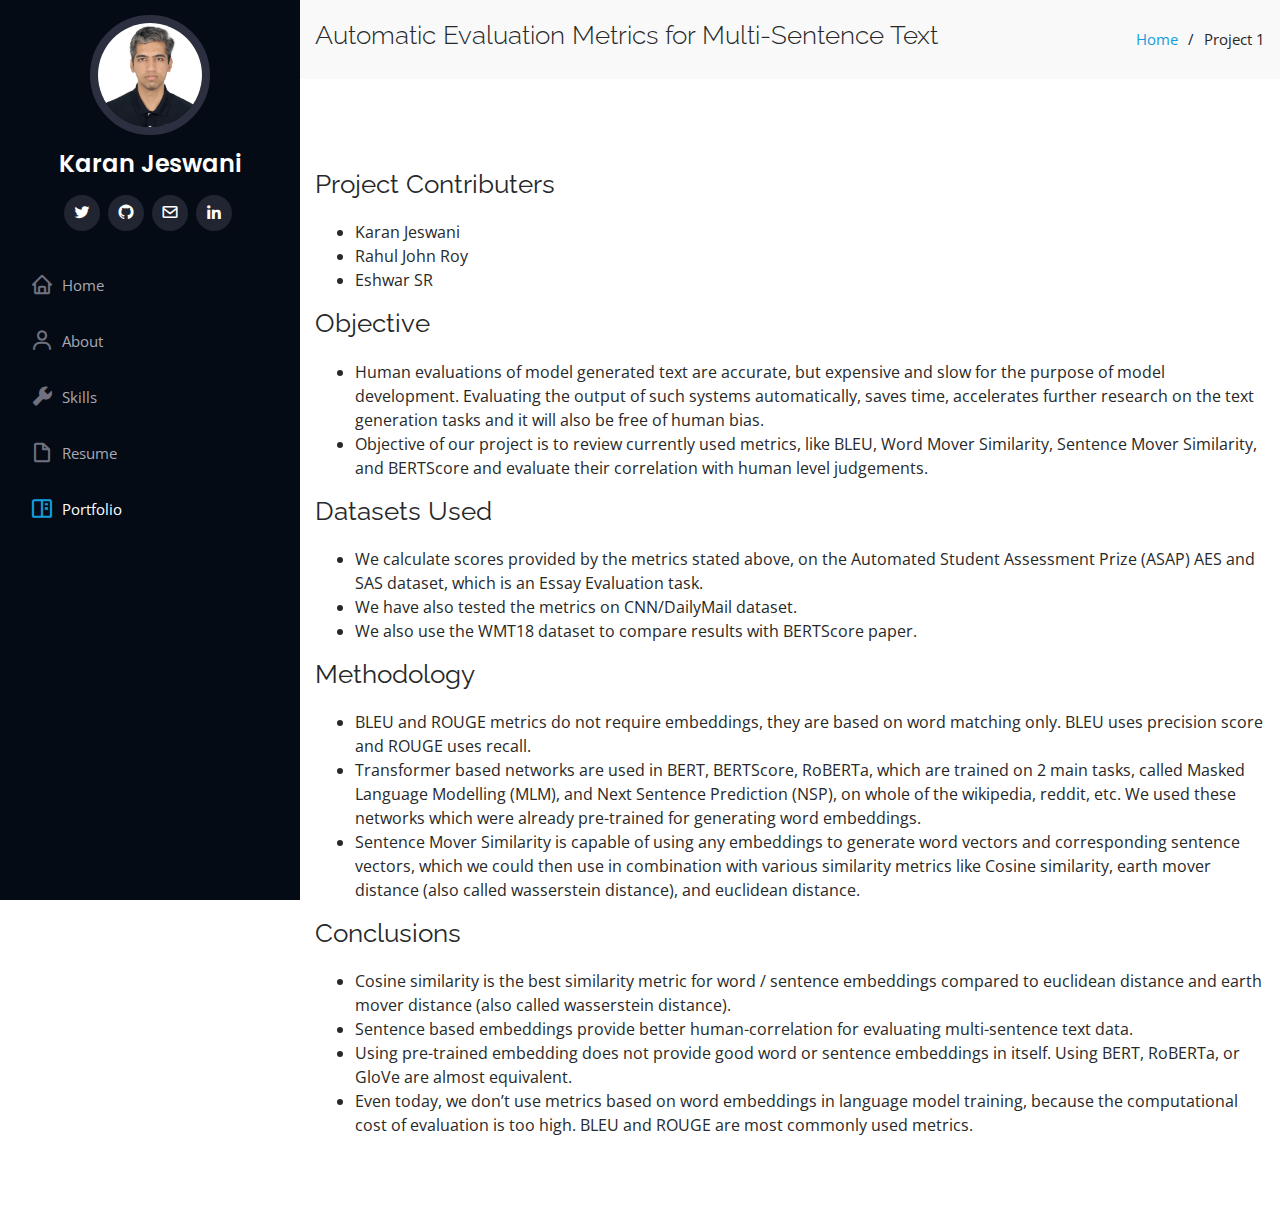
<file: automatic-evaluation-metric.html>
<!DOCTYPE html>
<html lang="en">

<head>
  <meta charset="utf-8">
  <meta content="width=device-width, initial-scale=1.0" name="viewport">

  <title>Automatic Evaluation Metric For Multi-Sentence Text</title>
  <meta content="" name="description">
  <meta content="" name="keywords">

  <!-- Favicons -->
  <link href="assets/img/favicon.png" rel="icon">
  <link href="assets/img/apple-touch-icon.png" rel="apple-touch-icon">

  <!-- Google Fonts -->
  <link href="https://fonts.googleapis.com/css?family=Open+Sans:300,300i,400,400i,600,600i,700,700i|Raleway:300,300i,400,400i,500,500i,600,600i,700,700i|Poppins:300,300i,400,400i,500,500i,600,600i,700,700i" rel="stylesheet">

  <!-- Vendor CSS Files -->
  <link href="assets/vendor/bootstrap/css/bootstrap.min.css" rel="stylesheet">
  <link href="assets/vendor/icofont/icofont.min.css" rel="stylesheet">
  <link href="assets/vendor/boxicons/css/boxicons.min.css" rel="stylesheet">
  <link href="assets/vendor/venobox/venobox.css" rel="stylesheet">
  <link href="assets/vendor/owl.carousel/assets/owl.carousel.min.css" rel="stylesheet">
  <link href="assets/vendor/aos/aos.css" rel="stylesheet">

  <!-- Template Main CSS File -->
  <link href="assets/css/style.css" rel="stylesheet">

  <!-- =======================================================
  * Template Name: iPortfolio - v1.4.0
  * Template URL: https://bootstrapmade.com/iportfolio-bootstrap-portfolio-websites-template/
  * Author: BootstrapMade.com
  * License: https://bootstrapmade.com/license/
  ======================================================== -->
</head>

<body>

  <!-- ======= Mobile nav toggle button ======= -->
  <button type="button" class="mobile-nav-toggle d-xl-none"><i class="icofont-navigation-menu"></i></button>

  <!-- ======= Header ======= -->
  <header id="header">
    <div class="d-flex flex-column">

      <div class="profile">
        <img src="assets/img/profile-img.jpg" alt="" class="img-fluid rounded-circle">
        <h1 class="text-light"><a href="index.html">Karan Jeswani</a></h1>
        <div class="social-links mt-3 text-center">
          <a href="https://twitter.com/karanjeswani306" target="_blank" class="twitter"><i class="bx bxl-twitter"></i></a>
          <a href="https://github.com/codewithkaranjeswani" target="_blank" class="github"><i class="bx bxl-github"></i></a>
          <a href="mailto:karanjeswani@iisc.ac.in" target="_blank" class="twitter"><i class="bx bx-envelope"></i></a>
          <a href="https://www.linkedin.com/in/karanjeswani/" target="_blank" class="mail"><i class="bx bxl-linkedin"></i></a>
        </div>
      </div>

      <nav class="nav-menu">
        <ul>
          <li><a href="index.html"><i class="bx bx-home"></i> <span>Home</span></a></li>
          <li><a href="index.html#about"><i class="bx bx-user"></i> <span>About</span></a></li>
          <li><a href="index.html#skills"><i class="bx bxs-wrench"></i> <span>Skills</span></a></li>
          <li><a href="index.html#resume"><i class="bx bx-file-blank"></i> <span>Resume</span></a></li>
          <li class="active"><a href="index.html#portfolio"><i class="bx bx-book-content"></i> Portfolio</a></li>
        </ul>
      </nav><!-- .nav-menu -->
      <button type="button" class="mobile-nav-toggle d-xl-none"><i class="icofont-navigation-menu"></i></button>

    </div>
  </header><!-- End Header -->

  <main id="main">

    <!-- ======= Breadcrumbs ======= -->
    <section id="breadcrumbs" class="breadcrumbs">
      <div class="container">

        <div class="d-flex justify-content-between align-items-center">
          <h2>Automatic Evaluation Metrics for Multi-Sentence Text</h2>
          <ol>
            <li><a href="index.html">Home</a></li>
            <li>Project 1</li>
          </ol>
        </div>

      </div>
    </section><!-- End Breadcrumbs -->

    <!-- ======= Portfolio Details Section ======= -->
    <section id="portfolio-details" class="portfolio-details">
      <div class="container">

        <div class="portfolio-details-container">

          <!-- <div class="owl-carousel portfolio-details-carousel">
            <img src="assets/img/portfolio-details-1.jpg" class="img-fluid" alt="">
            <img src="assets/img/portfolio-details-2.jpg" class="img-fluid" alt="">
            <img src="assets/img/portfolio-details-3.jpg" class="img-fluid" alt="">
          </div> -->

          <!-- <div class="portfolio-info">
            
          </div> -->

        </div>

        <div class="portfolio-description">

          <h2>Project Contributers</h2>
            <ul>
              <li>Karan Jeswani</li>
              <li>Rahul John Roy</li>
              <li>Eshwar SR</li>
            </ul>

          <h2>Objective</h2>
          <p>
            <ul>
              <li>
                Human evaluations of model generated text are accurate, but expensive and slow for the purpose of model development. Evaluating the output of such systems automatically, saves time, accelerates further research on the text generation tasks and it will also be free of human bias.
              </li>
              <li>
                Objective of our project is to review currently used metrics, like BLEU, Word Mover Similarity, Sentence Mover Similarity, and BERTScore and evaluate their correlation with human level judgements.
              </li>
            </ul>
          </p>

          <h2>Datasets Used</h2>
          <p>
            <ul>
              <li>
                We calculate scores provided by the metrics stated above, on the Automated Student Assessment Prize (ASAP) AES and SAS dataset, which is an Essay Evaluation task.
              </li>
              <li>
                We have also tested the metrics on CNN/DailyMail dataset.
              </li>
              <li>
                We also use the WMT18 dataset to compare results with BERTScore paper.
              </li>
            </ul>
          </p>

          <h2>Methodology</h2>
          <p>
            <ul>
              <li>
                BLEU and ROUGE metrics do not require embeddings, they are based on word matching only. BLEU uses precision score and ROUGE uses recall.
              </li>
              <li>
                Transformer based networks are used in BERT, BERTScore, RoBERTa, which are trained on 2 main tasks, called Masked Language Modelling (MLM), and Next Sentence Prediction (NSP), on whole of the wikipedia, reddit, etc. We used these networks which were already pre-trained for generating word embeddings.
              </li>
              <li>
                Sentence Mover Similarity is capable of using any embeddings to generate word vectors and corresponding sentence vectors, which we could then use in combination with various similarity metrics like Cosine similarity, earth mover distance (also called wasserstein distance), and euclidean distance.
              </li>
            </ul>
          </p>

          <h2>Conclusions</h2>
          <p>
            <ul>
              <li>
                Cosine similarity is the best similarity metric for word / sentence embeddings compared to euclidean distance and earth mover distance (also called wasserstein distance).
              </li>
              <li>
                Sentence based embeddings provide better human-correlation for evaluating multi-sentence text data.
              </li>
              <li>
                Using pre-trained embedding does not provide good word or sentence embeddings in itself. Using BERT, RoBERTa, or GloVe are almost equivalent.
              </li>
              <li>
                Even today, we don’t use metrics based on word embeddings in language model training, because the computational cost of evaluation is too high. BLEU and ROUGE are most commonly used metrics.
              </li>
            </ul>
          </p>

        </div>

      </div>
    </section><!-- End Portfolio Details Section -->

  </main><!-- End #main -->

  <!-- ======= Footer ======= -->
  <footer id="footer">
    <div class="container">
      <!-- <div class="copyright">
        &copy; Copyright <strong><span>iPortfolio</span></strong>
      </div> -->
      <!-- <div class="credits"> -->
        <!-- All the links in the footer should remain intact. -->
        <!-- You can delete the links only if you purchased the pro version. -->
        <!-- Licensing information: https://bootstrapmade.com/license/ -->
        <!-- Purchase the pro version with working PHP/AJAX contact form: https://bootstrapmade.com/iportfolio-bootstrap-portfolio-websites-template/ -->
        <!-- Designed by <a href="https://bootstrapmade.com/">BootstrapMade</a>
      </div> -->
    </div>
  </footer><!-- End  Footer -->

  <a href="#" class="back-to-top"><i class="icofont-simple-up"></i></a>

  <!-- Vendor JS Files -->
  <script src="assets/vendor/jquery/jquery.min.js"></script>
  <script src="assets/vendor/bootstrap/js/bootstrap.bundle.min.js"></script>
  <script src="assets/vendor/jquery.easing/jquery.easing.min.js"></script>
  <script src="assets/vendor/php-email-form/validate.js"></script>
  <script src="assets/vendor/waypoints/jquery.waypoints.min.js"></script>
  <script src="assets/vendor/counterup/counterup.min.js"></script>
  <script src="assets/vendor/isotope-layout/isotope.pkgd.min.js"></script>
  <script src="assets/vendor/venobox/venobox.min.js"></script>
  <script src="assets/vendor/owl.carousel/owl.carousel.min.js"></script>
  <script src="assets/vendor/typed.js/typed.min.js"></script>
  <script src="assets/vendor/aos/aos.js"></script>

  <!-- Template Main JS File -->
  <script src="assets/js/main.js"></script>

</body>

</html>
</file>
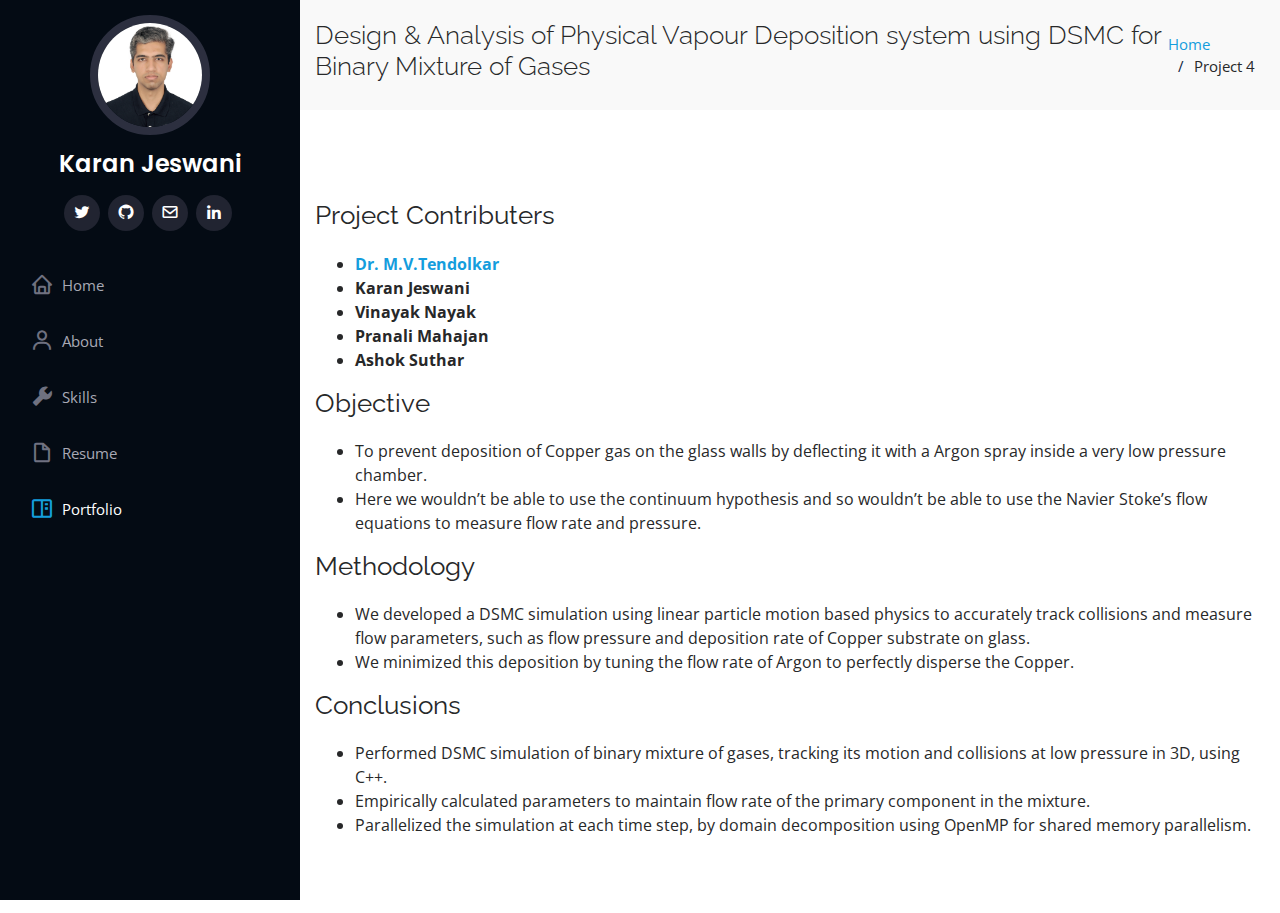
<file: dsmc-pvd.html>
<!DOCTYPE html>
<html lang="en">

<head>
  <meta charset="utf-8">
  <meta content="width=device-width, initial-scale=1.0" name="viewport">

  <title>DSMC PVD</title>
  <meta content="" name="description">
  <meta content="" name="keywords">

  <!-- Favicons -->
  <link href="assets/img/favicon.png" rel="icon">
  <link href="assets/img/apple-touch-icon.png" rel="apple-touch-icon">

  <!-- Google Fonts -->
  <link href="https://fonts.googleapis.com/css?family=Open+Sans:300,300i,400,400i,600,600i,700,700i|Raleway:300,300i,400,400i,500,500i,600,600i,700,700i|Poppins:300,300i,400,400i,500,500i,600,600i,700,700i" rel="stylesheet">

  <!-- Vendor CSS Files -->
  <link href="assets/vendor/bootstrap/css/bootstrap.min.css" rel="stylesheet">
  <link href="assets/vendor/icofont/icofont.min.css" rel="stylesheet">
  <link href="assets/vendor/boxicons/css/boxicons.min.css" rel="stylesheet">
  <link href="assets/vendor/venobox/venobox.css" rel="stylesheet">
  <link href="assets/vendor/owl.carousel/assets/owl.carousel.min.css" rel="stylesheet">
  <link href="assets/vendor/aos/aos.css" rel="stylesheet">

  <!-- Template Main CSS File -->
  <link href="assets/css/style.css" rel="stylesheet">

  <!-- =======================================================
  * Template Name: iPortfolio - v1.4.0
  * Template URL: https://bootstrapmade.com/iportfolio-bootstrap-portfolio-websites-template/
  * Author: BootstrapMade.com
  * License: https://bootstrapmade.com/license/
  ======================================================== -->
</head>

<body>

  <!-- ======= Mobile nav toggle button ======= -->
  <button type="button" class="mobile-nav-toggle d-xl-none"><i class="icofont-navigation-menu"></i></button>

  <!-- ======= Header ======= -->
  <header id="header">
    <div class="d-flex flex-column">

      <div class="profile">
        <img src="assets/img/profile-img.jpg" alt="" class="img-fluid rounded-circle">
        <h1 class="text-light"><a href="index.html">Karan Jeswani</a></h1>
        <div class="social-links mt-3 text-center">
          <a href="https://twitter.com/karanjeswani306" target="_blank" class="twitter"><i class="bx bxl-twitter"></i></a>
          <a href="https://github.com/codewithkaranjeswani" target="_blank" class="github"><i class="bx bxl-github"></i></a>
          <a href="mailto:karanjeswani@iisc.ac.in" target="_blank" class="twitter"><i class="bx bx-envelope"></i></a>
          <a href="https://www.linkedin.com/in/karanjeswani/" target="_blank" class="linkedin"><i class="bx bxl-linkedin"></i></a>
        </div>
      </div>

      <nav class="nav-menu">
        <ul>
          <li><a href="index.html"><i class="bx bx-home"></i> <span>Home</span></a></li>
          <li><a href="index.html#about"><i class="bx bx-user"></i> <span>About</span></a></li>
          <li><a href="index.html#skills"><i class="bx bxs-wrench"></i> <span>Skills</span></a></li>
          <li><a href="index.html#resume"><i class="bx bx-file-blank"></i> <span>Resume</span></a></li>
          <li class="active"><a href="index.html#portfolio"><i class="bx bx-book-content"></i> Portfolio</a></li>
        </ul>
      </nav><!-- .nav-menu -->
      <button type="button" class="mobile-nav-toggle d-xl-none"><i class="icofont-navigation-menu"></i></button>

    </div>
  </header><!-- End Header -->

  <main id="main">

    <!-- ======= Breadcrumbs ======= -->
    <section id="breadcrumbs" class="breadcrumbs">
      <div class="container">

        <div class="d-flex justify-content-between align-items-center">
          <h2>Design & Analysis of Physical Vapour Deposition system using DSMC for Binary Mixture of Gases</h2>
          <ol>
            <li><a href="index.html">Home</a></li>
            <li>Project 4</li>
          </ol>
        </div>

      </div>
    </section><!-- End Breadcrumbs -->

    <!-- ======= Portfolio Details Section ======= -->
    <section id="portfolio-details" class="portfolio-details">
      <div class="container">

        <!-- <div class="portfolio-details-container">

          <div class="owl-carousel portfolio-details-carousel">
            <img src="assets/img/portfolio-details-1.jpg" class="img-fluid" alt="">
            <img src="assets/img/portfolio-details-2.jpg" class="img-fluid" alt="">
            <img src="assets/img/portfolio-details-3.jpg" class="img-fluid" alt="">
          </div>

          <div class="portfolio-info">
            
          </div>

        </div> -->

        <div class="portfolio-description">
          
          <h2>Project Contributers</h2>
            <ul>
              <li><a href="https://www.vjti.ac.in/index.php/academics/mechanical/11-faculty-biodata/108-mvtendulkar" target="_blank"><strong>Dr. M.V.Tendolkar</strong></a></li>
              <li><strong>Karan Jeswani</strong></li>
              <li><strong>Vinayak Nayak</strong></li>
              <li><strong>Pranali Mahajan</strong></li>
              <li><strong>Ashok Suthar</strong></li>
            </ul>

          <h2>Objective</h2>
          <p>
            <ul>
              <li>
                To prevent deposition of Copper gas on the glass walls by deflecting it with a Argon spray inside a very low pressure chamber. 
              </li>
              <li>
                Here we wouldn’t be able to use the continuum hypothesis and so wouldn’t be able to use the Navier Stoke’s flow equations to measure flow rate and pressure.
              </li>
            </ul>
          </p>

          <h2>Methodology</h2>
          <p>
            <ul>
              <li>
                We developed a DSMC simulation using linear particle motion based physics to accurately track collisions and measure flow parameters, such as flow pressure and deposition rate of Copper substrate on glass.
              </li>
              <li>
                We minimized this deposition by tuning the flow rate of Argon to perfectly disperse the Copper.
              </li>
            </ul>
          </p>

          <h2>Conclusions</h2>
          <p>
            <ul>
              <li>
                Performed DSMC simulation of binary mixture of gases, tracking its motion and collisions at low pressure in 3D, using C++.
              </li>
              <li>
                Empirically calculated parameters to maintain flow rate of the primary component in the mixture.
              </li>
              <li>
                Parallelized the simulation at each time step, by domain decomposition using OpenMP for shared memory parallelism.
              </li>
            </ul>
          </p>

        </div>

      </div>
    </section><!-- End Portfolio Details Section -->

  </main><!-- End #main -->

  <!-- ======= Footer ======= -->
  <footer id="footer">
    <div class="container">
      <!-- <div class="copyright">
        &copy; Copyright <strong><span>iPortfolio</span></strong>
      </div> -->
      <!-- <div class="credits"> -->
        <!-- All the links in the footer should remain intact. -->
        <!-- You can delete the links only if you purchased the pro version. -->
        <!-- Licensing information: https://bootstrapmade.com/license/ -->
        <!-- Purchase the pro version with working PHP/AJAX contact form: https://bootstrapmade.com/iportfolio-bootstrap-portfolio-websites-template/ -->
        <!-- Designed by <a href="https://bootstrapmade.com/">BootstrapMade</a>
      </div> -->
    </div>
  </footer><!-- End  Footer -->

  <a href="#" class="back-to-top"><i class="icofont-simple-up"></i></a>

  <!-- Vendor JS Files -->
  <script src="assets/vendor/jquery/jquery.min.js"></script>
  <script src="assets/vendor/bootstrap/js/bootstrap.bundle.min.js"></script>
  <script src="assets/vendor/jquery.easing/jquery.easing.min.js"></script>
  <script src="assets/vendor/php-email-form/validate.js"></script>
  <script src="assets/vendor/waypoints/jquery.waypoints.min.js"></script>
  <script src="assets/vendor/counterup/counterup.min.js"></script>
  <script src="assets/vendor/isotope-layout/isotope.pkgd.min.js"></script>
  <script src="assets/vendor/venobox/venobox.min.js"></script>
  <script src="assets/vendor/owl.carousel/owl.carousel.min.js"></script>
  <script src="assets/vendor/typed.js/typed.min.js"></script>
  <script src="assets/vendor/aos/aos.js"></script>

  <!-- Template Main JS File -->
  <script src="assets/js/main.js"></script>

</body>

</html>
</file>
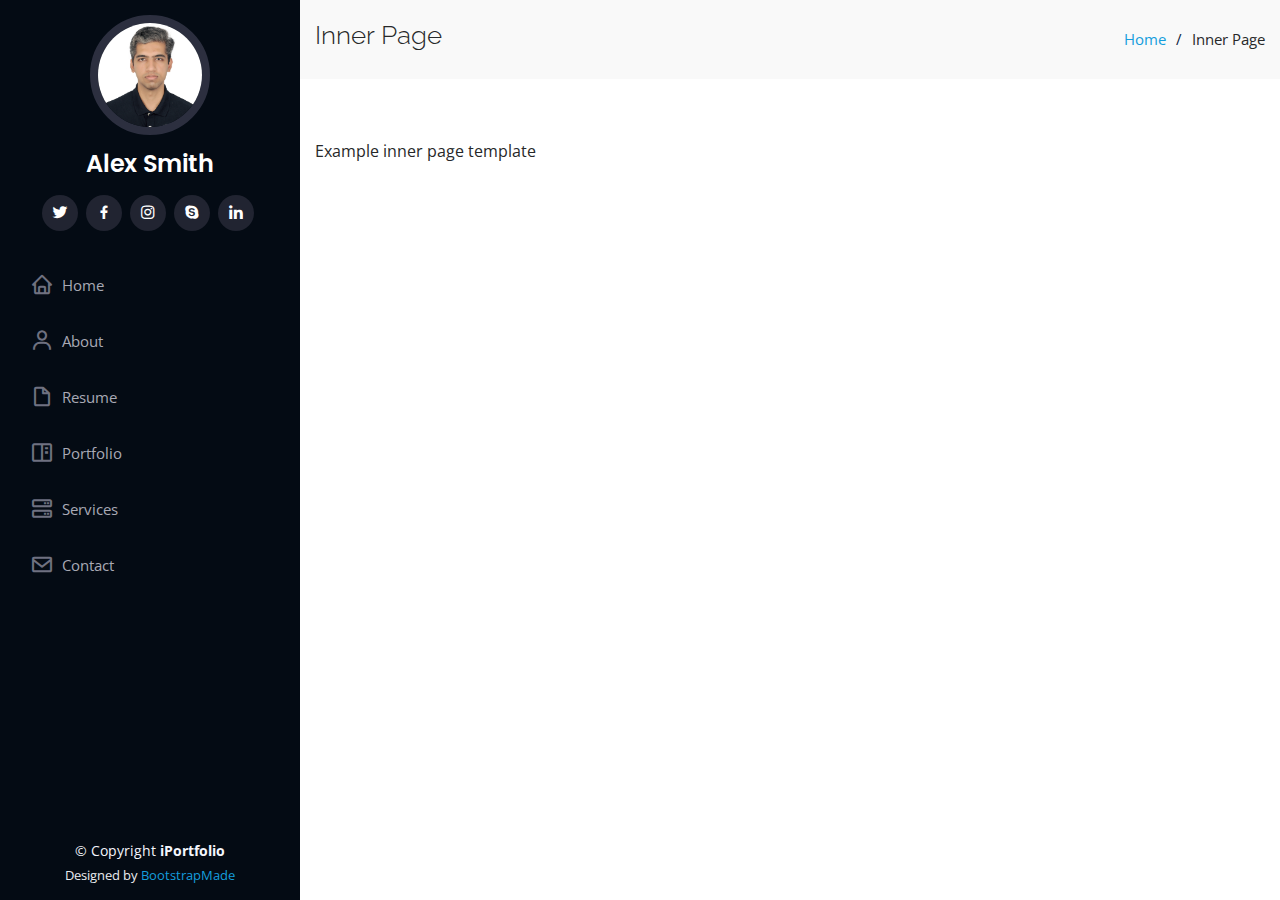
<file: inner-page.html>
<!DOCTYPE html>
<html lang="en">

<head>
  <meta charset="utf-8">
  <meta content="width=device-width, initial-scale=1.0" name="viewport">

  <title>Inner Page - iPortfolio Bootstrap Template</title>
  <meta content="" name="description">
  <meta content="" name="keywords">

  <!-- Favicons -->
  <link href="assets/img/favicon.png" rel="icon">
  <link href="assets/img/apple-touch-icon.png" rel="apple-touch-icon">

  <!-- Google Fonts -->
  <link href="https://fonts.googleapis.com/css?family=Open+Sans:300,300i,400,400i,600,600i,700,700i|Raleway:300,300i,400,400i,500,500i,600,600i,700,700i|Poppins:300,300i,400,400i,500,500i,600,600i,700,700i" rel="stylesheet">

  <!-- Vendor CSS Files -->
  <link href="assets/vendor/bootstrap/css/bootstrap.min.css" rel="stylesheet">
  <link href="assets/vendor/icofont/icofont.min.css" rel="stylesheet">
  <link href="assets/vendor/boxicons/css/boxicons.min.css" rel="stylesheet">
  <link href="assets/vendor/venobox/venobox.css" rel="stylesheet">
  <link href="assets/vendor/owl.carousel/assets/owl.carousel.min.css" rel="stylesheet">
  <link href="assets/vendor/aos/aos.css" rel="stylesheet">

  <!-- Template Main CSS File -->
  <link href="assets/css/style.css" rel="stylesheet">

  <!-- =======================================================
  * Template Name: iPortfolio - v1.4.0
  * Template URL: https://bootstrapmade.com/iportfolio-bootstrap-portfolio-websites-template/
  * Author: BootstrapMade.com
  * License: https://bootstrapmade.com/license/
  ======================================================== -->
</head>

<body>

  <!-- ======= Mobile nav toggle button ======= -->
  <button type="button" class="mobile-nav-toggle d-xl-none"><i class="icofont-navigation-menu"></i></button>

  <!-- ======= Header ======= -->
  <header id="header">
    <div class="d-flex flex-column">

      <div class="profile">
        <img src="assets/img/profile-img.jpg" alt="" class="img-fluid rounded-circle">
        <h1 class="text-light"><a href="index.html">Alex Smith</a></h1>
        <div class="social-links mt-3 text-center">
          <a href="#" class="twitter"><i class="bx bxl-twitter"></i></a>
          <a href="#" class="facebook"><i class="bx bxl-facebook"></i></a>
          <a href="#" class="instagram"><i class="bx bxl-instagram"></i></a>
          <a href="#" class="google-plus"><i class="bx bxl-skype"></i></a>
          <a href="#" class="linkedin"><i class="bx bxl-linkedin"></i></a>
        </div>
      </div>

      <nav class="nav-menu">
        <ul>
          <li><a href="index.html"><i class="bx bx-home"></i> <span>Home</span></a></li>
          <li><a href="#about"><i class="bx bx-user"></i> <span>About</span></a></li>
          <li><a href="#resume"><i class="bx bx-file-blank"></i> <span>Resume</span></a></li>
          <li><a href="#portfolio"><i class="bx bx-book-content"></i> Portfolio</a></li>
          <li><a href="#services"><i class="bx bx-server"></i> Services</a></li>
          <li><a href="#contact"><i class="bx bx-envelope"></i> Contact</a></li>

        </ul>
      </nav><!-- .nav-menu -->
      <button type="button" class="mobile-nav-toggle d-xl-none"><i class="icofont-navigation-menu"></i></button>

    </div>
  </header><!-- End Header -->

  <main id="main">

    <!-- ======= Breadcrumbs ======= -->
    <section class="breadcrumbs">
      <div class="container">

        <div class="d-flex justify-content-between align-items-center">
          <h2>Inner Page</h2>
          <ol>
            <li><a href="index.html">Home</a></li>
            <li>Inner Page</li>
          </ol>
        </div>

      </div>
    </section><!-- End Breadcrumbs -->

    <section class="inner-page">
      <div class="container">
        <p>
          Example inner page template
        </p>
      </div>
    </section>

  </main><!-- End #main -->

  <!-- ======= Footer ======= -->
  <footer id="footer">
    <div class="container">
      <div class="copyright">
        &copy; Copyright <strong><span>iPortfolio</span></strong>
      </div>
      <div class="credits">
        <!-- All the links in the footer should remain intact. -->
        <!-- You can delete the links only if you purchased the pro version. -->
        <!-- Licensing information: https://bootstrapmade.com/license/ -->
        <!-- Purchase the pro version with working PHP/AJAX contact form: https://bootstrapmade.com/iportfolio-bootstrap-portfolio-websites-template/ -->
        Designed by <a href="https://bootstrapmade.com/">BootstrapMade</a>
      </div>
    </div>
  </footer><!-- End  Footer -->

  <a href="#" class="back-to-top"><i class="icofont-simple-up"></i></a>

  <!-- Vendor JS Files -->
  <script src="assets/vendor/jquery/jquery.min.js"></script>
  <script src="assets/vendor/bootstrap/js/bootstrap.bundle.min.js"></script>
  <script src="assets/vendor/jquery.easing/jquery.easing.min.js"></script>
  <script src="assets/vendor/php-email-form/validate.js"></script>
  <script src="assets/vendor/waypoints/jquery.waypoints.min.js"></script>
  <script src="assets/vendor/counterup/counterup.min.js"></script>
  <script src="assets/vendor/isotope-layout/isotope.pkgd.min.js"></script>
  <script src="assets/vendor/venobox/venobox.min.js"></script>
  <script src="assets/vendor/owl.carousel/owl.carousel.min.js"></script>
  <script src="assets/vendor/typed.js/typed.min.js"></script>
  <script src="assets/vendor/aos/aos.js"></script>

  <!-- Template Main JS File -->
  <script src="assets/js/main.js"></script>

</body>

</html>
</file>
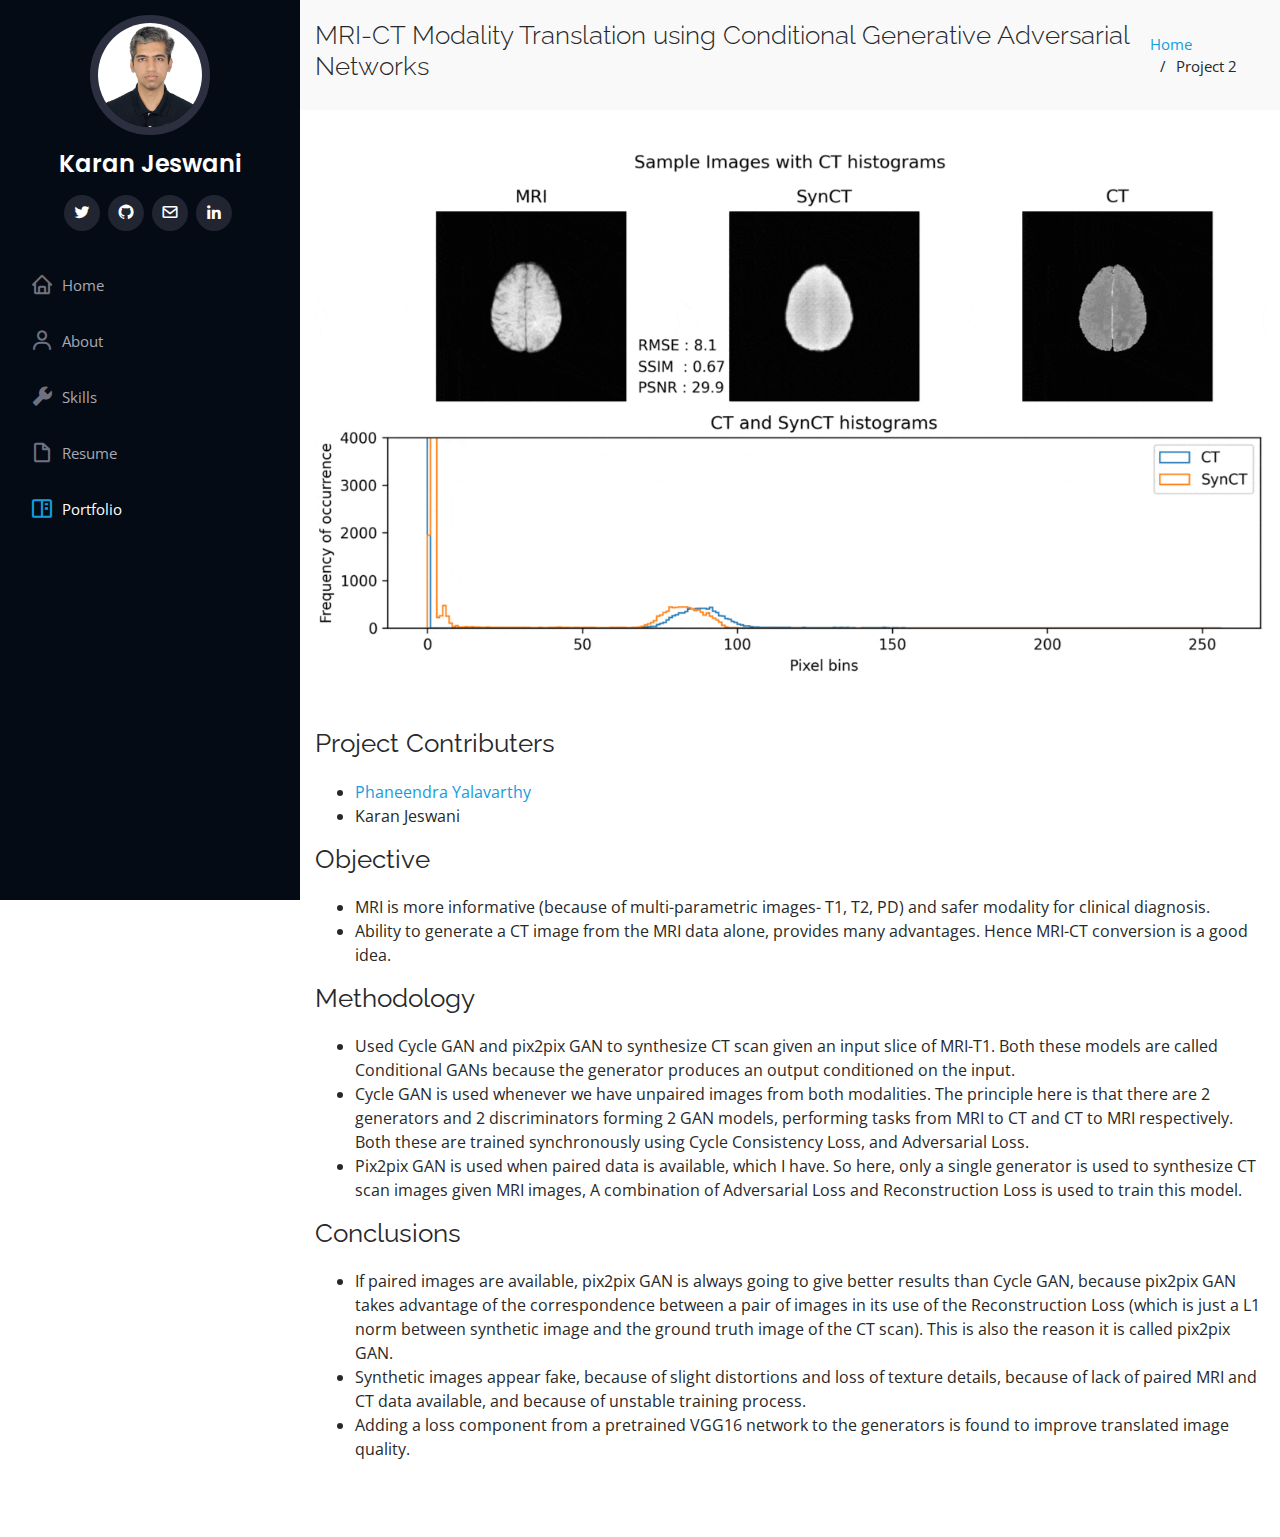
<file: mri-ct-modality-translation.html>
<!DOCTYPE html>
<html lang="en">

<head>
  <meta charset="utf-8">
  <meta content="width=device-width, initial-scale=1.0" name="viewport">

  <title>MRI-CT Modality Translation</title>
  <meta content="" name="description">
  <meta content="" name="keywords">

  <!-- Favicons -->
  <link href="assets/img/favicon.png" rel="icon">
  <link href="assets/img/apple-touch-icon.png" rel="apple-touch-icon">

  <!-- Google Fonts -->
  <link href="https://fonts.googleapis.com/css?family=Open+Sans:300,300i,400,400i,600,600i,700,700i|Raleway:300,300i,400,400i,500,500i,600,600i,700,700i|Poppins:300,300i,400,400i,500,500i,600,600i,700,700i" rel="stylesheet">

  <!-- Vendor CSS Files -->
  <link href="assets/vendor/bootstrap/css/bootstrap.min.css" rel="stylesheet">
  <link href="assets/vendor/icofont/icofont.min.css" rel="stylesheet">
  <link href="assets/vendor/boxicons/css/boxicons.min.css" rel="stylesheet">
  <link href="assets/vendor/venobox/venobox.css" rel="stylesheet">
  <link href="assets/vendor/owl.carousel/assets/owl.carousel.min.css" rel="stylesheet">
  <link href="assets/vendor/aos/aos.css" rel="stylesheet">

  <!-- Template Main CSS File -->
  <link href="assets/css/style.css" rel="stylesheet">

  <!-- =======================================================
  * Template Name: iPortfolio - v1.4.0
  * Template URL: https://bootstrapmade.com/iportfolio-bootstrap-portfolio-websites-template/
  * Author: BootstrapMade.com
  * License: https://bootstrapmade.com/license/
  ======================================================== -->
</head>

<body>

  <!-- ======= Mobile nav toggle button ======= -->
  <button type="button" class="mobile-nav-toggle d-xl-none"><i class="icofont-navigation-menu"></i></button>

  <!-- ======= Header ======= -->
  <header id="header">
    <div class="d-flex flex-column">

      <div class="profile">
        <img src="assets/img/profile-img.jpg" alt="" class="img-fluid rounded-circle">
        <h1 class="text-light"><a href="index.html">Karan Jeswani</a></h1>
        <div class="social-links mt-3 text-center">
          <a href="https://twitter.com/karanjeswani306" target="_blank" class="twitter"><i class="bx bxl-twitter"></i></a>
          <a href="https://github.com/codewithkaranjeswani" target="_blank" class="github"><i class="bx bxl-github"></i></a>
          <a href="mailto:karanjeswani@iisc.ac.in" target="_blank" class="twitter"><i class="bx bx-envelope"></i></a>
          <a href="https://www.linkedin.com/in/karanjeswani/" target="_blank" class="linkedin"><i class="bx bxl-linkedin"></i></a>
        </div>
      </div>

      <nav class="nav-menu">
        <ul>
          <li><a href="index.html"><i class="bx bx-home"></i> <span>Home</span></a></li>
          <li><a href="index.html#about"><i class="bx bx-user"></i> <span>About</span></a></li>
          <li><a href="index.html#skills"><i class="bx bxs-wrench"></i> <span>Skills</span></a></li>          
          <li><a href="index.html#resume"><i class="bx bx-file-blank"></i> <span>Resume</span></a></li>
          <li class="active"><a href="index.html#portfolio"><i class="bx bx-book-content"></i> Portfolio</a></li>
        </ul>
      </nav><!-- .nav-menu -->
      <button type="button" class="mobile-nav-toggle d-xl-none"><i class="icofont-navigation-menu"></i></button>

    </div>
  </header><!-- End Header -->

  <main id="main">

    <!-- ======= Breadcrumbs ======= -->
    <section id="breadcrumbs" class="breadcrumbs">
      <div class="container">

        <div class="d-flex justify-content-between align-items-center">
          <h2>MRI-CT Modality Translation using Conditional Generative Adversarial Networks</h2>
          <ol>
            <li><a href="index.html">Home</a></li>
            <li>Project 2</li>
          </ol>
        </div>

      </div>
    </section><!-- End Breadcrumbs -->

    <!-- ======= Portfolio Details Section ======= -->
    <section id="portfolio-details" class="portfolio-details">
      <div class="container">

        <div class="portfolio-details-container">

          <div class="owl-carousel portfolio-details-carousel">
            <img src="assets/img/portfolio/mri-ct.gif" class="img-fluid" alt="">
          </div>
          
        </div>

        <div class="portfolio-description">
          <h2>Project Contributers</h2>
          <ul>
            <li><a href = "http://cds.iisc.ac.in/faculty/yalavarthy/" target="_blank">Phaneendra Yalavarthy</a></li>
            <li>Karan Jeswani</li>
          </ul>

          <h2>Objective</h2>
          <p>
            <ul>
              <li>
                MRI is more informative (because of multi-parametric images- T1, T2, PD) and safer modality for clinical diagnosis. 
              </li>
              <li>
                Ability to generate a CT image from the MRI data alone, provides many advantages. Hence MRI-CT conversion is a good idea.
              </li>
            </ul>
          </p>

          <h2>Methodology</h2>
          <p>
            <ul>
              <li>
                Used Cycle GAN and pix2pix GAN to synthesize CT scan given an input slice of MRI-T1. Both these models are called Conditional GANs because the generator produces an output conditioned on the input.
              </li>
              <li>
                Cycle GAN is used whenever we have unpaired images from both modalities. The principle here is that there are 2 generators and 2 discriminators forming 2 GAN models, performing tasks from MRI to CT and CT to MRI respectively. Both these are trained synchronously using Cycle Consistency Loss, and Adversarial Loss.
              </li>
              <li>
                Pix2pix GAN is used when paired data is available, which I have. So here, only a single generator is used to synthesize CT scan images given MRI images, A combination of Adversarial Loss and Reconstruction Loss is used to train this model.
              </li>
            </ul>
          </p>

          <h2>Conclusions</h2>
          <p>
            <ul>
              <li>
                If paired images are available, pix2pix GAN is always going to give better results than Cycle GAN, because pix2pix GAN takes advantage of the correspondence between a pair of images in its use of the Reconstruction Loss (which is just a L1 norm between synthetic image and the ground truth image of the CT scan). This is also the reason it is called pix2pix GAN.
              </li>
              <li>
                Synthetic images appear fake, because of slight distortions and loss of texture details, because of lack of paired MRI and CT data available, and because of unstable training process.
              </li>
              <li>
                Adding a loss component from a pretrained VGG16 network to the generators is found to improve translated image quality.
              </li>
            </ul>
          </p>

        </div>

      </div>
    </section><!-- End Portfolio Details Section -->

  </main><!-- End #main -->

  <!-- ======= Footer ======= -->
  <footer id="footer">
    <div class="container">
      <!-- <div class="copyright">
        &copy; Copyright <strong><span>iPortfolio</span></strong>
      </div> -->
      <!-- <div class="credits"> -->
        <!-- All the links in the footer should remain intact. -->
        <!-- You can delete the links only if you purchased the pro version. -->
        <!-- Licensing information: https://bootstrapmade.com/license/ -->
        <!-- Purchase the pro version with working PHP/AJAX contact form: https://bootstrapmade.com/iportfolio-bootstrap-portfolio-websites-template/ -->
        <!-- Designed by <a href="https://bootstrapmade.com/">BootstrapMade</a>
      </div> -->
    </div>
  </footer><!-- End  Footer -->

  <a href="#" class="back-to-top"><i class="icofont-simple-up"></i></a>

  <!-- Vendor JS Files -->
  <script src="assets/vendor/jquery/jquery.min.js"></script>
  <script src="assets/vendor/bootstrap/js/bootstrap.bundle.min.js"></script>
  <script src="assets/vendor/jquery.easing/jquery.easing.min.js"></script>
  <script src="assets/vendor/php-email-form/validate.js"></script>
  <script src="assets/vendor/waypoints/jquery.waypoints.min.js"></script>
  <script src="assets/vendor/counterup/counterup.min.js"></script>
  <script src="assets/vendor/isotope-layout/isotope.pkgd.min.js"></script>
  <script src="assets/vendor/venobox/venobox.min.js"></script>
  <script src="assets/vendor/owl.carousel/owl.carousel.min.js"></script>
  <script src="assets/vendor/typed.js/typed.min.js"></script>
  <script src="assets/vendor/aos/aos.js"></script>

  <!-- Template Main JS File -->
  <script src="assets/js/main.js"></script>

</body>

</html>
</file>
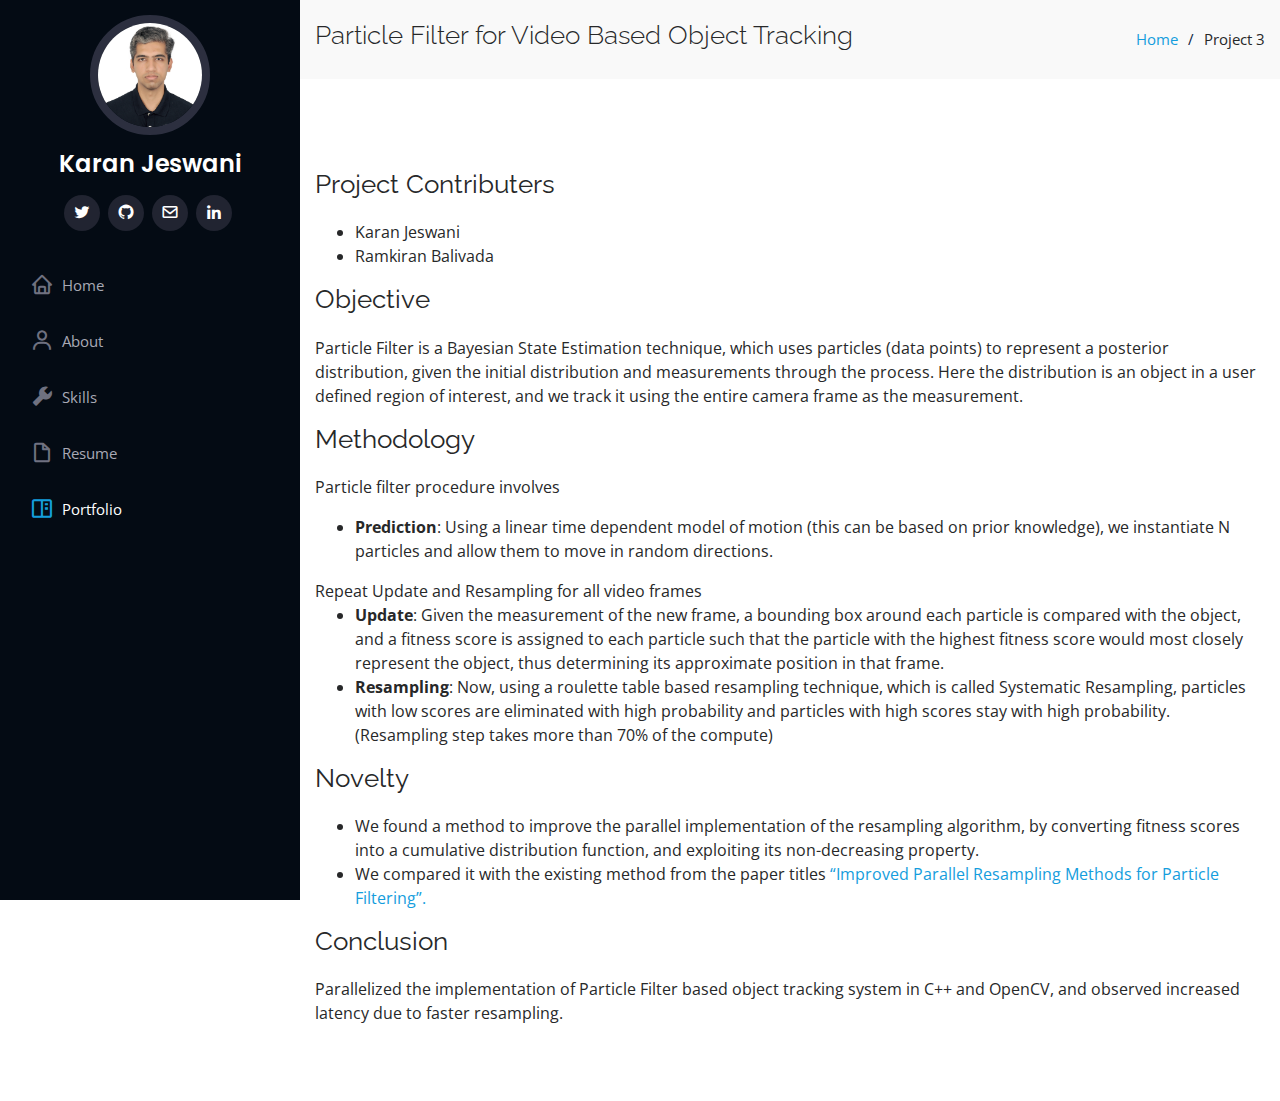
<file: particle-filter.html>
<!DOCTYPE html>
<html lang="en">

<head>
  <meta charset="utf-8">
  <meta content="width=device-width, initial-scale=1.0" name="viewport">

  <title>Particle filter for Object Tracking</title>
  <meta content="" name="description">
  <meta content="" name="keywords">

  <!-- Favicons -->
  <link href="assets/img/favicon.png" rel="icon">
  <link href="assets/img/apple-touch-icon.png" rel="apple-touch-icon">

  <!-- Google Fonts -->
  <link href="https://fonts.googleapis.com/css?family=Open+Sans:300,300i,400,400i,600,600i,700,700i|Raleway:300,300i,400,400i,500,500i,600,600i,700,700i|Poppins:300,300i,400,400i,500,500i,600,600i,700,700i" rel="stylesheet">

  <!-- Vendor CSS Files -->
  <link href="assets/vendor/bootstrap/css/bootstrap.min.css" rel="stylesheet">
  <link href="assets/vendor/icofont/icofont.min.css" rel="stylesheet">
  <link href="assets/vendor/boxicons/css/boxicons.min.css" rel="stylesheet">
  <link href="assets/vendor/venobox/venobox.css" rel="stylesheet">
  <link href="assets/vendor/owl.carousel/assets/owl.carousel.min.css" rel="stylesheet">
  <link href="assets/vendor/aos/aos.css" rel="stylesheet">

  <!-- Template Main CSS File -->
  <link href="assets/css/style.css" rel="stylesheet">

  <!-- =======================================================
  * Template Name: iPortfolio - v1.4.0
  * Template URL: https://bootstrapmade.com/iportfolio-bootstrap-portfolio-websites-template/
  * Author: BootstrapMade.com
  * License: https://bootstrapmade.com/license/
  ======================================================== -->
</head>

<body>

  <!-- ======= Mobile nav toggle button ======= -->
  <button type="button" class="mobile-nav-toggle d-xl-none"><i class="icofont-navigation-menu"></i></button>

  <!-- ======= Header ======= -->
  <header id="header">
    <div class="d-flex flex-column">

      <div class="profile">
        <img src="assets/img/profile-img.jpg" alt="" class="img-fluid rounded-circle">
        <h1 class="text-light"><a href="index.html">Karan Jeswani</a></h1>
        <div class="social-links mt-3 text-center">
          <a href="https://twitter.com/karanjeswani306" target="_blank" class="twitter"><i class="bx bxl-twitter"></i></a>
          <a href="https://github.com/codewithkaranjeswani" target="_blank" class="github"><i class="bx bxl-github"></i></a>
          <a href="mailto:karanjeswani@iisc.ac.in" target="_blank" class="twitter"><i class="bx bx-envelope"></i></a>
          <a href="https://www.linkedin.com/in/karanjeswani/" target="_blank" class="linkedin"><i class="bx bxl-linkedin"></i></a>
        </div>
      </div>

      <nav class="nav-menu">
        <ul>
          <li><a href="index.html"><i class="bx bx-home"></i> <span>Home</span></a></li>
          <li><a href="index.html#about"><i class="bx bx-user"></i> <span>About</span></a></li>
          <li><a href="index.html#skills"><i class="bx bxs-wrench"></i> <span>Skills</span></a></li>
          <li><a href="index.html#resume"><i class="bx bx-file-blank"></i> <span>Resume</span></a></li>
          <li class="active"><a href="index.html#portfolio"><i class="bx bx-book-content"></i> Portfolio</a></li>
        </ul>
      </nav><!-- .nav-menu -->
      <button type="button" class="mobile-nav-toggle d-xl-none"><i class="icofont-navigation-menu"></i></button>

    </div>
  </header><!-- End Header -->

  <main id="main">

    <!-- ======= Breadcrumbs ======= -->
    <section id="breadcrumbs" class="breadcrumbs">
      <div class="container">

        <div class="d-flex justify-content-between align-items-center">
          <h2>Particle Filter for Video Based Object Tracking</h2>
          <ol>
            <li><a href="index.html">Home</a></li>
            <li>Project 3</li>
          </ol>
        </div>

      </div>
    </section><!-- End Breadcrumbs -->

    <!-- ======= Portfolio Details Section ======= -->
    <section id="portfolio-details" class="portfolio-details">
      <div class="container">

        <!-- <div class="portfolio-details-container">

          <div class="owl-carousel portfolio-details-carousel">
            <img src="assets/img/portfolio-details-1.jpg" class="img-fluid" alt="">
            <img src="assets/img/portfolio-details-2.jpg" class="img-fluid" alt="">
            <img src="assets/img/portfolio-details-3.jpg" class="img-fluid" alt="">
          </div>

          <div class="portfolio-info">
            
          </div>

        </div> -->

        <div class="portfolio-description">
          
          <h2>Project Contributers</h2>
            <ul>
              <li>Karan Jeswani</li>
              <li>Ramkiran Balivada</li>
            </ul>

          <h2>Objective</h2>
          <p>
            Particle Filter is a Bayesian State Estimation technique, which uses particles (data points) to represent a posterior distribution, given the initial distribution and measurements through the process. Here the distribution is an object in a user defined region of interest, and we track it using the entire camera frame as the measurement.
          </p>

          <h2>Methodology</h2>
          <p>
            Particle filter procedure involves <br>
            <ul>
              <li>
                <strong>Prediction</strong>: Using a linear time dependent model of motion (this can be based on prior knowledge), we instantiate N particles and allow them to move in random directions.
              </li>
            </ul>
            Repeat Update and Resampling for all video frames<br>
            <ul>
              <li>
                <strong>Update</strong>: Given the measurement of the new frame, a bounding box around each particle is compared with the object, and a fitness score is assigned to each particle such that the particle with the highest fitness score would most closely represent the object, thus determining its approximate position in that frame.
              </li>
              <li>
                <strong>Resampling</strong>: Now, using a roulette table based resampling technique, which is called Systematic Resampling, particles with low scores are eliminated with high probability and particles with high scores stay with high probability. (Resampling step takes more than 70% of the compute)
              </li>
            </ul>
          </p>

          <h2>Novelty</h2>
          <p>
            <ul>
              <li>
                We found a method to improve the parallel implementation of the resampling algorithm, by converting fitness scores into a cumulative distribution function, and exploiting its non-decreasing property.
              </li>
              <li>
                We compared it with the existing method from the paper titles <a href = "https://ieeexplore.ieee.org/document/8694030" target="_blank">“Improved Parallel Resampling Methods for Particle Filtering”.</a>
              </li>
            </ul>
          </p>

          <h2>Conclusion</h2>
          <p>
            Parallelized the implementation of Particle Filter based object tracking system in C++ and OpenCV, and observed increased latency due to faster resampling.
          </p>

        </div>

      </div>
    </section><!-- End Portfolio Details Section -->

  </main><!-- End #main -->

  <!-- ======= Footer ======= -->
  <footer id="footer">
    <div class="container">
      <!-- <div class="copyright">
        &copy; Copyright <strong><span>iPortfolio</span></strong>
      </div> -->
      <!-- <div class="credits"> -->
        <!-- All the links in the footer should remain intact. -->
        <!-- You can delete the links only if you purchased the pro version. -->
        <!-- Licensing information: https://bootstrapmade.com/license/ -->
        <!-- Purchase the pro version with working PHP/AJAX contact form: https://bootstrapmade.com/iportfolio-bootstrap-portfolio-websites-template/ -->
        <!-- Designed by <a href="https://bootstrapmade.com/">BootstrapMade</a>
      </div> -->
    </div>
  </footer><!-- End  Footer -->

  <a href="#" class="back-to-top"><i class="icofont-simple-up"></i></a>

  <!-- Vendor JS Files -->
  <script src="assets/vendor/jquery/jquery.min.js"></script>
  <script src="assets/vendor/bootstrap/js/bootstrap.bundle.min.js"></script>
  <script src="assets/vendor/jquery.easing/jquery.easing.min.js"></script>
  <script src="assets/vendor/php-email-form/validate.js"></script>
  <script src="assets/vendor/waypoints/jquery.waypoints.min.js"></script>
  <script src="assets/vendor/counterup/counterup.min.js"></script>
  <script src="assets/vendor/isotope-layout/isotope.pkgd.min.js"></script>
  <script src="assets/vendor/venobox/venobox.min.js"></script>
  <script src="assets/vendor/owl.carousel/owl.carousel.min.js"></script>
  <script src="assets/vendor/typed.js/typed.min.js"></script>
  <script src="assets/vendor/aos/aos.js"></script>

  <!-- Template Main JS File -->
  <script src="assets/js/main.js"></script>

</body>

</html>
</file>
<file: assets/vendor/venobox/venobox.css>
/* ------ venobox.css --------*/
.vbox-overlay *, .vbox-overlay *:before, .vbox-overlay *:after{
    -webkit-backface-visibility: hidden;
    -webkit-box-sizing:border-box;
    -moz-box-sizing:border-box;
    box-sizing:border-box;
}
.vbox-overlay * { 
    -webkit-backface-visibility: visible;
    backface-visibility: visible;
}
.vbox-overlay{
    display: -webkit-flex;
    display: flex;
    -webkit-flex-direction: column;
    flex-direction: column;
    -webkit-justify-content: center;
    justify-content: center;
    -webkit-align-items: center;
    align-items: center;
    position: fixed;
    left: 0;
    top: 0;
    bottom: 0;
    right: 0;
    z-index: 999999;
}

/* ----- navigation ----- */
.vbox-title{
    width: 100%;
    height: 40px;
    float: left;
    text-align: center;
    line-height: 28px;
    font-size: 12px;
    padding: 6px 50px;
    overflow: hidden;
    position: fixed;
    display: none;
    left: 0;
    z-index: 89;
}
.vbox-close{
    cursor: pointer;
    position: fixed;
    top: -1px;
    right: 0;
    width: 50px;
    height: 40px;
    padding: 6px;
    display: block;
    background-position:10px center;
    overflow: hidden;
    font-size: 24px;
    line-height: 1;
    text-align: center;
    z-index: 99;
}
.vbox-left{
    cursor: pointer;
    position: fixed;
    left: 0;
    height: 40px;
    overflow: hidden;
    line-height: 28px;
    font-size: 12px;
    z-index: 99;
    display: flex;
    align-items:center;
}
.vbox-num{
    display: inline-block;
    margin: 6px 0 6px 15px;
}
/* ----- Social share ----- */
.vbox-share{
    line-height: 28px;
    font-size: 12px;
    overflow: hidden;
    position: fixed;
    left: 0;
    z-index: 98;
    display: flex;
    align-items:center;
    justify-content: center;
    width: 100%;
    text-align: center;
}
.vbox-share svg{
    max-height: 28px;
    width: 28px;
    z-index: 10;
    margin-left: 12px;
    margin-top: 6px;
    margin-bottom: 6px;
    vertical-align: middle;
}


/* ----- navigation ARROWS ----- */
.vbox-next, .vbox-prev{
    position: fixed;
    top: 50%;
    margin-top: -15px;
    overflow: hidden;
    cursor: pointer;
    display: block;
    width: 45px;
    height: 45px;
    z-index: 99;
}
.vbox-next span, .vbox-prev span{
    position: relative;
    width: 20px;
    height: 20px;
    border: 2px solid transparent;
    border-top-color: #B6B6B6;
    border-right-color: #B6B6B6;
    text-indent: -100px;
    position: absolute;
    top: 8px;
    display: block;
}
.vbox-prev{
    left: 15px;
}
.vbox-next{
    right: 15px;
}
.vbox-prev span{
    left: 10px;
    -ms-transform: rotate(-135deg);
    -webkit-transform: rotate(-135deg);
    transform: rotate(-135deg);
}
.vbox-next span{
    -ms-transform: rotate(45deg);
    -webkit-transform: rotate(45deg);
    transform: rotate(45deg);
    right: 10px;
}
/* ------- inline window ------ */
.vbox-inline{
    width: 420px;
    height: 315px;
    height: 70vh;
    padding: 10px;
    background: #fff;
    margin: 0 auto;
    overflow: auto;
    text-align: left;
}
/* ------- Video & iFrames window ------ */
.venoframe{
    max-width: 100%;
    width: 100%;
    border: none;
    width: 100%;
    height: 260px;
    height: 70vh;
}
.venoframe.vbvid{
    height: 260px;
}
@media (min-width: 768px) {
    .venoframe, .vbox-inline{
        width: 90%;
        height: 360px;
        height: 70vh;
    }
    .venoframe.vbvid{
        width: 640px;
        height: 360px;
    }
}
@media (min-width: 992px) {
    .venoframe, .vbox-inline{
        max-width: 1200px;
        width: 80%;
        height: 540px;
        height: 70vh;
    }
    .venoframe.vbvid{
        width: 960px;
        height: 540px;
    }
}
/* 
Please do NOT edit this part! 
or at least read this note: http://i.imgur.com/7C0ws9e.gif
*/
.vbox-open{
    overflow: hidden;
}
.vbox-container{
    position: absolute;
    left: 0;
    right: 0;
    top: 0;
    bottom: 0;
    overflow-x: hidden;
    overflow-y: scroll;
    overflow-scrolling: touch;
    -webkit-overflow-scrolling: touch;
    z-index: 20;
    max-height: 100%;

}

.vbox-content{
    text-align: center;
    float: left;
    width: 100%;
    position: relative;
    overflow: hidden;
    padding: 20px 4%;
}
.vbox-container img{
    max-width: 100%;
    height: auto;
}
.vbox-figlio{
    box-shadow: 0 0 12px rgba(0,0,0,0.19), 0 6px 6px rgba(0,0,0,0.23);
    max-width: 100%;
    text-align: initial;
}
img.vbox-figlio{
    -webkit-user-select: none;
-khtml-user-select: none;
-moz-user-select: none;
-o-user-select: none;
user-select: none;
}
.vbox-content.swipe-left{
    margin-left: -200px !important;
}
.vbox-content.swipe-right{
    margin-left: 200px !important;
}
.vbox-animated{
    webkit-transition: margin 300ms ease-out;
    transition: margin 300ms ease-out;
}

/* ---------- preloader ----------
 * SPINKIT 
 * http://tobiasahlin.com/spinkit/
-------------------------------- */
.sk-double-bounce,.sk-rotating-plane{width:40px;height:40px;margin:40px auto}.sk-rotating-plane{background-color:#333;-webkit-animation:sk-rotatePlane 1.2s infinite ease-in-out;animation:sk-rotatePlane 1.2s infinite ease-in-out}@-webkit-keyframes sk-rotatePlane{0%{-webkit-transform:perspective(120px) rotateX(0) rotateY(0);transform:perspective(120px) rotateX(0) rotateY(0)}50%{-webkit-transform:perspective(120px) rotateX(-180.1deg) rotateY(0);transform:perspective(120px) rotateX(-180.1deg) rotateY(0)}100%{-webkit-transform:perspective(120px) rotateX(-180deg) rotateY(-179.9deg);transform:perspective(120px) rotateX(-180deg) rotateY(-179.9deg)}}@keyframes sk-rotatePlane{0%{-webkit-transform:perspective(120px) rotateX(0) rotateY(0);transform:perspective(120px) rotateX(0) rotateY(0)}50%{-webkit-transform:perspective(120px) rotateX(-180.1deg) rotateY(0);transform:perspective(120px) rotateX(-180.1deg) rotateY(0)}100%{-webkit-transform:perspective(120px) rotateX(-180deg) rotateY(-179.9deg);transform:perspective(120px) rotateX(-180deg) rotateY(-179.9deg)}}.sk-double-bounce{position:relative}.sk-double-bounce .sk-child{width:100%;height:100%;border-radius:50%;background-color:#333;opacity:.6;position:absolute;top:0;left:0;-webkit-animation:sk-doubleBounce 2s infinite ease-in-out;animation:sk-doubleBounce 2s infinite ease-in-out}.sk-chasing-dots .sk-child,.sk-spinner-pulse,.sk-three-bounce .sk-child{background-color:#333;border-radius:100%}.sk-double-bounce .sk-double-bounce2{-webkit-animation-delay:-1s;animation-delay:-1s}@-webkit-keyframes sk-doubleBounce{0%,100%{-webkit-transform:scale(0);transform:scale(0)}50%{-webkit-transform:scale(1);transform:scale(1)}}@keyframes sk-doubleBounce{0%,100%{-webkit-transform:scale(0);transform:scale(0)}50%{-webkit-transform:scale(1);transform:scale(1)}}.sk-wave{margin:40px auto;width:50px;height:40px;text-align:center;font-size:10px}.sk-wave .sk-rect{background-color:#333;height:100%;width:6px;display:inline-block;-webkit-animation:sk-waveStretchDelay 1.2s infinite ease-in-out;animation:sk-waveStretchDelay 1.2s infinite ease-in-out}.sk-wave .sk-rect1{-webkit-animation-delay:-1.2s;animation-delay:-1.2s}.sk-wave .sk-rect2{-webkit-animation-delay:-1.1s;animation-delay:-1.1s}.sk-wave .sk-rect3{-webkit-animation-delay:-1s;animation-delay:-1s}.sk-wave .sk-rect4{-webkit-animation-delay:-.9s;animation-delay:-.9s}.sk-wave .sk-rect5{-webkit-animation-delay:-.8s;animation-delay:-.8s}@-webkit-keyframes sk-waveStretchDelay{0%,100%,40%{-webkit-transform:scaleY(.4);transform:scaleY(.4)}20%{-webkit-transform:scaleY(1);transform:scaleY(1)}}@keyframes sk-waveStretchDelay{0%,100%,40%{-webkit-transform:scaleY(.4);transform:scaleY(.4)}20%{-webkit-transform:scaleY(1);transform:scaleY(1)}}.sk-wandering-cubes{margin:40px auto;width:40px;height:40px;position:relative}.sk-wandering-cubes .sk-cube{background-color:#333;width:10px;height:10px;position:absolute;top:0;left:0;-webkit-animation:sk-wanderingCube 1.8s ease-in-out -1.8s infinite both;animation:sk-wanderingCube 1.8s ease-in-out -1.8s infinite both}.sk-chasing-dots,.sk-spinner-pulse{width:40px;height:40px;margin:40px auto}.sk-wandering-cubes .sk-cube2{-webkit-animation-delay:-.9s;animation-delay:-.9s}@-webkit-keyframes sk-wanderingCube{0%{-webkit-transform:rotate(0);transform:rotate(0)}25%{-webkit-transform:translateX(30px) rotate(-90deg) scale(.5);transform:translateX(30px) rotate(-90deg) scale(.5)}50%{-webkit-transform:translateX(30px) translateY(30px) rotate(-179deg);transform:translateX(30px) translateY(30px) rotate(-179deg)}50.1%{-webkit-transform:translateX(30px) translateY(30px) rotate(-180deg);transform:translateX(30px) translateY(30px) rotate(-180deg)}75%{-webkit-transform:translateX(0) translateY(30px) rotate(-270deg) scale(.5);transform:translateX(0) translateY(30px) rotate(-270deg) scale(.5)}100%{-webkit-transform:rotate(-360deg);transform:rotate(-360deg)}}@keyframes sk-wanderingCube{0%{-webkit-transform:rotate(0);transform:rotate(0)}25%{-webkit-transform:translateX(30px) rotate(-90deg) scale(.5);transform:translateX(30px) rotate(-90deg) scale(.5)}50%{-webkit-transform:translateX(30px) translateY(30px) rotate(-179deg);transform:translateX(30px) translateY(30px) rotate(-179deg)}50.1%{-webkit-transform:translateX(30px) translateY(30px) rotate(-180deg);transform:translateX(30px) translateY(30px) rotate(-180deg)}75%{-webkit-transform:translateX(0) translateY(30px) rotate(-270deg) scale(.5);transform:translateX(0) translateY(30px) rotate(-270deg) scale(.5)}100%{-webkit-transform:rotate(-360deg);transform:rotate(-360deg)}}.sk-spinner-pulse{-webkit-animation:sk-pulseScaleOut 1s infinite ease-in-out;animation:sk-pulseScaleOut 1s infinite ease-in-out}@-webkit-keyframes sk-pulseScaleOut{0%{-webkit-transform:scale(0);transform:scale(0)}100%{-webkit-transform:scale(1);transform:scale(1);opacity:0}}@keyframes sk-pulseScaleOut{0%{-webkit-transform:scale(0);transform:scale(0)}100%{-webkit-transform:scale(1);transform:scale(1);opacity:0}}.sk-chasing-dots{position:relative;text-align:center;-webkit-animation:sk-chasingDotsRotate 2s infinite linear;animation:sk-chasingDotsRotate 2s infinite linear}.sk-chasing-dots .sk-child{width:60%;height:60%;display:inline-block;position:absolute;top:0;-webkit-animation:sk-chasingDotsBounce 2s infinite ease-in-out;animation:sk-chasingDotsBounce 2s infinite ease-in-out}.sk-chasing-dots .sk-dot2{top:auto;bottom:0;-webkit-animation-delay:-1s;animation-delay:-1s}@-webkit-keyframes sk-chasingDotsRotate{100%{-webkit-transform:rotate(360deg);transform:rotate(360deg)}}@keyframes sk-chasingDotsRotate{100%{-webkit-transform:rotate(360deg);transform:rotate(360deg)}}@-webkit-keyframes sk-chasingDotsBounce{0%,100%{-webkit-transform:scale(0);transform:scale(0)}50%{-webkit-transform:scale(1);transform:scale(1)}}@keyframes sk-chasingDotsBounce{0%,100%{-webkit-transform:scale(0);transform:scale(0)}50%{-webkit-transform:scale(1);transform:scale(1)}}.sk-three-bounce{margin:40px auto;width:80px;text-align:center}.sk-three-bounce .sk-child{width:20px;height:20px;display:inline-block;-webkit-animation:sk-three-bounce 1.4s ease-in-out 0s infinite both;animation:sk-three-bounce 1.4s ease-in-out 0s infinite both}.sk-circle .sk-child:before,.sk-fading-circle .sk-circle:before{display:block;border-radius:100%;content:'';background-color:#333}.sk-three-bounce .sk-bounce1{-webkit-animation-delay:-.32s;animation-delay:-.32s}.sk-three-bounce .sk-bounce2{-webkit-animation-delay:-.16s;animation-delay:-.16s}@-webkit-keyframes sk-three-bounce{0%,100%,80%{-webkit-transform:scale(0);transform:scale(0)}40%{-webkit-transform:scale(1);transform:scale(1)}}@keyframes sk-three-bounce{0%,100%,80%{-webkit-transform:scale(0);transform:scale(0)}40%{-webkit-transform:scale(1);transform:scale(1)}}.sk-circle{margin:40px auto;width:40px;height:40px;position:relative}.sk-circle .sk-child{width:100%;height:100%;position:absolute;left:0;top:0}.sk-circle .sk-child:before{margin:0 auto;width:15%;height:15%;-webkit-animation:sk-circleBounceDelay 1.2s infinite ease-in-out both;animation:sk-circleBounceDelay 1.2s infinite ease-in-out both}.sk-circle .sk-circle2{-webkit-transform:rotate(30deg);-ms-transform:rotate(30deg);transform:rotate(30deg)}.sk-circle .sk-circle3{-webkit-transform:rotate(60deg);-ms-transform:rotate(60deg);transform:rotate(60deg)}.sk-circle .sk-circle4{-webkit-transform:rotate(90deg);-ms-transform:rotate(90deg);transform:rotate(90deg)}.sk-circle .sk-circle5{-webkit-transform:rotate(120deg);-ms-transform:rotate(120deg);transform:rotate(120deg)}.sk-circle .sk-circle6{-webkit-transform:rotate(150deg);-ms-transform:rotate(150deg);transform:rotate(150deg)}.sk-circle .sk-circle7{-webkit-transform:rotate(180deg);-ms-transform:rotate(180deg);transform:rotate(180deg)}.sk-circle .sk-circle8{-webkit-transform:rotate(210deg);-ms-transform:rotate(210deg);transform:rotate(210deg)}.sk-circle .sk-circle9{-webkit-transform:rotate(240deg);-ms-transform:rotate(240deg);transform:rotate(240deg)}.sk-circle .sk-circle10{-webkit-transform:rotate(270deg);-ms-transform:rotate(270deg);transform:rotate(270deg)}.sk-circle .sk-circle11{-webkit-transform:rotate(300deg);-ms-transform:rotate(300deg);transform:rotate(300deg)}.sk-circle .sk-circle12{-webkit-transform:rotate(330deg);-ms-transform:rotate(330deg);transform:rotate(330deg)}.sk-circle .sk-circle2:before{-webkit-animation-delay:-1.1s;animation-delay:-1.1s}.sk-circle .sk-circle3:before{-webkit-animation-delay:-1s;animation-delay:-1s}.sk-circle .sk-circle4:before{-webkit-animation-delay:-.9s;animation-delay:-.9s}.sk-circle .sk-circle5:before{-webkit-animation-delay:-.8s;animation-delay:-.8s}.sk-circle .sk-circle6:before{-webkit-animation-delay:-.7s;animation-delay:-.7s}.sk-circle .sk-circle7:before{-webkit-animation-delay:-.6s;animation-delay:-.6s}.sk-circle .sk-circle8:before{-webkit-animation-delay:-.5s;animation-delay:-.5s}.sk-circle .sk-circle9:before{-webkit-animation-delay:-.4s;animation-delay:-.4s}.sk-circle .sk-circle10:before{-webkit-animation-delay:-.3s;animation-delay:-.3s}.sk-circle .sk-circle11:before{-webkit-animation-delay:-.2s;animation-delay:-.2s}.sk-circle .sk-circle12:before{-webkit-animation-delay:-.1s;animation-delay:-.1s}@-webkit-keyframes sk-circleBounceDelay{0%,100%,80%{-webkit-transform:scale(0);transform:scale(0)}40%{-webkit-transform:scale(1);transform:scale(1)}}@keyframes sk-circleBounceDelay{0%,100%,80%{-webkit-transform:scale(0);transform:scale(0)}40%{-webkit-transform:scale(1);transform:scale(1)}}.sk-cube-grid{width:40px;height:40px;margin:40px auto}.sk-cube-grid .sk-cube{width:33.33%;height:33.33%;background-color:#333;float:left;-webkit-animation:sk-cubeGridScaleDelay 1.3s infinite ease-in-out;animation:sk-cubeGridScaleDelay 1.3s infinite ease-in-out}.sk-cube-grid .sk-cube1{-webkit-animation-delay:.2s;animation-delay:.2s}.sk-cube-grid .sk-cube2{-webkit-animation-delay:.3s;animation-delay:.3s}.sk-cube-grid .sk-cube3{-webkit-animation-delay:.4s;animation-delay:.4s}.sk-cube-grid .sk-cube4{-webkit-animation-delay:.1s;animation-delay:.1s}.sk-cube-grid .sk-cube5{-webkit-animation-delay:.2s;animation-delay:.2s}.sk-cube-grid .sk-cube6{-webkit-animation-delay:.3s;animation-delay:.3s}.sk-cube-grid .sk-cube7{-webkit-animation-delay:0ms;animation-delay:0ms}.sk-cube-grid .sk-cube8{-webkit-animation-delay:.1s;animation-delay:.1s}.sk-cube-grid .sk-cube9{-webkit-animation-delay:.2s;animation-delay:.2s}@-webkit-keyframes sk-cubeGridScaleDelay{0%,100%,70%{-webkit-transform:scale3D(1,1,1);transform:scale3D(1,1,1)}35%{-webkit-transform:scale3D(0,0,1);transform:scale3D(0,0,1)}}@keyframes sk-cubeGridScaleDelay{0%,100%,70%{-webkit-transform:scale3D(1,1,1);transform:scale3D(1,1,1)}35%{-webkit-transform:scale3D(0,0,1);transform:scale3D(0,0,1)}}.sk-fading-circle{margin:40px auto;width:40px;height:40px;position:relative}.sk-fading-circle .sk-circle{width:100%;height:100%;position:absolute;left:0;top:0}.sk-fading-circle .sk-circle:before{margin:0 auto;width:15%;height:15%;-webkit-animation:sk-circleFadeDelay 1.2s infinite ease-in-out both;animation:sk-circleFadeDelay 1.2s infinite ease-in-out both}.sk-fading-circle .sk-circle2{-webkit-transform:rotate(30deg);-ms-transform:rotate(30deg);transform:rotate(30deg)}.sk-fading-circle .sk-circle3{-webkit-transform:rotate(60deg);-ms-transform:rotate(60deg);transform:rotate(60deg)}.sk-fading-circle .sk-circle4{-webkit-transform:rotate(90deg);-ms-transform:rotate(90deg);transform:rotate(90deg)}.sk-fading-circle .sk-circle5{-webkit-transform:rotate(120deg);-ms-transform:rotate(120deg);transform:rotate(120deg)}.sk-fading-circle .sk-circle6{-webkit-transform:rotate(150deg);-ms-transform:rotate(150deg);transform:rotate(150deg)}.sk-fading-circle .sk-circle7{-webkit-transform:rotate(180deg);-ms-transform:rotate(180deg);transform:rotate(180deg)}.sk-fading-circle .sk-circle8{-webkit-transform:rotate(210deg);-ms-transform:rotate(210deg);transform:rotate(210deg)}.sk-fading-circle .sk-circle9{-webkit-transform:rotate(240deg);-ms-transform:rotate(240deg);transform:rotate(240deg)}.sk-fading-circle .sk-circle10{-webkit-transform:rotate(270deg);-ms-transform:rotate(270deg);transform:rotate(270deg)}.sk-fading-circle .sk-circle11{-webkit-transform:rotate(300deg);-ms-transform:rotate(300deg);transform:rotate(300deg)}.sk-fading-circle .sk-circle12{-webkit-transform:rotate(330deg);-ms-transform:rotate(330deg);transform:rotate(330deg)}.sk-fading-circle .sk-circle2:before{-webkit-animation-delay:-1.1s;animation-delay:-1.1s}.sk-fading-circle .sk-circle3:before{-webkit-animation-delay:-1s;animation-delay:-1s}.sk-fading-circle .sk-circle4:before{-webkit-animation-delay:-.9s;animation-delay:-.9s}.sk-fading-circle .sk-circle5:before{-webkit-animation-delay:-.8s;animation-delay:-.8s}.sk-fading-circle .sk-circle6:before{-webkit-animation-delay:-.7s;animation-delay:-.7s}.sk-fading-circle .sk-circle7:before{-webkit-animation-delay:-.6s;animation-delay:-.6s}.sk-fading-circle .sk-circle8:before{-webkit-animation-delay:-.5s;animation-delay:-.5s}.sk-fading-circle .sk-circle9:before{-webkit-animation-delay:-.4s;animation-delay:-.4s}.sk-fading-circle .sk-circle10:before{-webkit-animation-delay:-.3s;animation-delay:-.3s}.sk-fading-circle .sk-circle11:before{-webkit-animation-delay:-.2s;animation-delay:-.2s}.sk-fading-circle .sk-circle12:before{-webkit-animation-delay:-.1s;animation-delay:-.1s}@-webkit-keyframes sk-circleFadeDelay{0%,100%,39%{opacity:0}40%{opacity:1}}@keyframes sk-circleFadeDelay{0%,100%,39%{opacity:0}40%{opacity:1}}.sk-folding-cube{margin:40px auto;width:40px;height:40px;position:relative;-webkit-transform:rotateZ(45deg);transform:rotateZ(45deg)}.sk-folding-cube .sk-cube{float:left;width:50%;height:50%;position:relative;-webkit-transform:scale(1.1);-ms-transform:scale(1.1);transform:scale(1.1)}.sk-folding-cube .sk-cube:before{content:'';position:absolute;top:0;left:0;width:100%;height:100%;background-color:#333;-webkit-animation:sk-foldCubeAngle 2.4s infinite linear both;animation:sk-foldCubeAngle 2.4s infinite linear both;-webkit-transform-origin:100% 100%;-ms-transform-origin:100% 100%;transform-origin:100% 100%}.sk-folding-cube .sk-cube2{-webkit-transform:scale(1.1) rotateZ(90deg);transform:scale(1.1) rotateZ(90deg)}.sk-folding-cube .sk-cube3{-webkit-transform:scale(1.1) rotateZ(180deg);transform:scale(1.1) rotateZ(180deg)}.sk-folding-cube .sk-cube4{-webkit-transform:scale(1.1) rotateZ(270deg);transform:scale(1.1) rotateZ(270deg)}.sk-folding-cube .sk-cube2:before{-webkit-animation-delay:.3s;animation-delay:.3s}.sk-folding-cube .sk-cube3:before{-webkit-animation-delay:.6s;animation-delay:.6s}.sk-folding-cube .sk-cube4:before{-webkit-animation-delay:.9s;animation-delay:.9s}@-webkit-keyframes sk-foldCubeAngle{0%,10%{-webkit-transform:perspective(140px) rotateX(-180deg);transform:perspective(140px) rotateX(-180deg);opacity:0}25%,75%{-webkit-transform:perspective(140px) rotateX(0);transform:perspective(140px) rotateX(0);opacity:1}100%,90%{-webkit-transform:perspective(140px) rotateY(180deg);transform:perspective(140px) rotateY(180deg);opacity:0}}@keyframes sk-foldCubeAngle{0%,10%{-webkit-transform:perspective(140px) rotateX(-180deg);transform:perspective(140px) rotateX(-180deg);opacity:0}25%,75%{-webkit-transform:perspective(140px) rotateX(0);transform:perspective(140px) rotateX(0);opacity:1}100%,90%{-webkit-transform:perspective(140px) rotateY(180deg);transform:perspective(140px) rotateY(180deg);opacity:0}}
</file>
<file: assets/css/style.css>
/**
* Template Name: iPortfolio - v1.4.0
* Template URL: https://bootstrapmade.com/iportfolio-bootstrap-portfolio-websites-template/
* Author: BootstrapMade.com
* License: https://bootstrapmade.com/license/
*/

/*--------------------------------------------------------------
# General
--------------------------------------------------------------*/
body {
  font-family: "Open Sans", sans-serif;
  color: #272829;
}

a {
  color: #149ddd;
}

a:hover {
  color: #37b3ed;
  text-decoration: none;
}

h1, h2, h3, h4, h5, h6 {
  font-family: "Raleway", sans-serif;
}

/*--------------------------------------------------------------
# Back to top button
--------------------------------------------------------------*/
.back-to-top {
  position: fixed;
  display: none;
  width: 40px;
  height: 40px;
  border-radius: 50px;
  right: 15px;
  bottom: 15px;
  background: #149ddd;
  color: #fff;
  transition: display 0.5s ease-in-out;
  z-index: 99999;
}

.back-to-top i {
  font-size: 24px;
  position: absolute;
  top: 7px;
  left: 8px;
}

.back-to-top:hover {
  color: #fff;
  background: #2eafec;
  transition: background 0.2s ease-in-out;
}

/*--------------------------------------------------------------
# Header
--------------------------------------------------------------*/
#header {
  position: fixed;
  top: 0;
  left: 0;
  bottom: 0;
  width: 300px;
  transition: all ease-in-out 0.5s;
  z-index: 9997;
  transition: all 0.5s;
  padding: 0 15px;
  background: #040b14;
  overflow-y: auto;
}

#header .profile img {
  margin: 15px auto;
  display: block;
  width: 120px;
  border: 8px solid #2c2f3f;
}

#header .profile h1 {
  font-size: 24px;
  margin: 0;
  padding: 0;
  font-weight: 600;
  -moz-text-align-last: center;
  text-align-last: center;
  font-family: "Poppins", sans-serif;
}

#header .profile h1 a, #header .profile h1 a:hover {
  color: #fff;
  text-decoration: none;
}

#header .profile .social-links a {
  font-size: 18px;
  display: inline-block;
  background: #212431;
  color: #fff;
  line-height: 1;
  padding: 8px 0;
  margin-right: 4px;
  border-radius: 50%;
  text-align: center;
  width: 36px;
  height: 36px;
  transition: 0.3s;
}

#header .profile .social-links a:hover {
  background: #149ddd;
  color: #fff;
  text-decoration: none;
}

#main {
  margin-left: 300px;
}

@media (max-width: 1199px) {
  #header {
    left: -300px;
  }
  #main {
    margin-left: 0;
  }
}

/*--------------------------------------------------------------
# Navigation Menu
--------------------------------------------------------------*/
/* Desktop Navigation */
.nav-menu {
  padding-top: 30px;
}

.nav-menu * {
  margin: 0;
  padding: 0;
  list-style: none;
}

.nav-menu > ul > li {
  position: relative;
  white-space: nowrap;
}

.nav-menu a {
  display: flex;
  align-items: center;
  color: #a8a9b4;
  padding: 12px 15px;
  margin-bottom: 8px;
  transition: 0.3s;
  font-size: 15px;
}

.nav-menu a i {
  font-size: 24px;
  padding-right: 8px;
  color: #6f7180;
}

.nav-menu a:hover, .nav-menu .active > a, .nav-menu li:hover > a {
  text-decoration: none;
  color: #fff;
}

.nav-menu a:hover i, .nav-menu .active > a i, .nav-menu li:hover > a i {
  color: #149ddd;
}

/* Mobile Navigation */
.mobile-nav-toggle {
  position: fixed;
  right: 15px;
  top: 15px;
  z-index: 9998;
  border: 0;
  background: none;
  font-size: 24px;
  transition: all 0.4s;
  outline: none !important;
  line-height: 1;
  cursor: pointer;
  text-align: right;
}

.mobile-nav-toggle i {
  color: #149ddd;
}

.mobile-nav-active {
  overflow: hidden;
}

.mobile-nav-active #header {
  left: 0;
}

.mobile-nav-active .mobile-nav-toggle i {
  color: #fff;
}

/*--------------------------------------------------------------
# Hero Section
--------------------------------------------------------------*/
#hero {
  width: 100%;
  height: 100vh;
  background: url("../img/hero-bg.jpg") top center;
  background-size: cover;
}

#hero:before {
  content: "";
  background: rgba(5, 13, 24, 0.3);
  position: absolute;
  bottom: 0;
  top: 0;
  left: 0;
  right: 0;
  z-index: 1;
}

#hero .hero-container {
  position: relative;
  z-index: 2;
  min-width: 300px;
}

#hero h1 {
  margin: 0 0 10px 0;
  font-size: 64px;
  font-weight: 700;
  line-height: 56px;
  color: #fff;
}

#hero p {
  color: #fff;
  margin-bottom: 50px;
  font-size: 26px;
  font-family: "Poppins", sans-serif;
}

#hero p span {
  color: #fff;
  padding-bottom: 4px;
  letter-spacing: 1px;
  border-bottom: 3px solid #149ddd;
}

@media (min-width: 1024px) {
  #hero {
    background-attachment: fixed;  
  }
}

@media (max-width: 768px) {
  #hero h1 {
    font-size: 28px;
    line-height: 36px;
  }
  #hero h2 {
    font-size: 18px;
    line-height: 24px;
    margin-bottom: 30px;
  }
}

@media (max-width: 1024px){
  #hero {
    background: url("../img/krn-1.jpg") top center; 
  }
}

/*--------------------------------------------------------------
# Sections General
--------------------------------------------------------------*/
section {
  padding: 60px 0;
  overflow: hidden;
}

.section-bg {
  background: #f5f8fd;
}

.section-title {
  padding-bottom: 30px;
}

.section-title h2 {
  font-size: 32px;
  font-weight: bold;
  margin-bottom: 20px;
  padding-bottom: 20px;
  position: relative;
  color: #173b6c;
}

.section-title h2::after {
  content: '';
  position: absolute;
  display: block;
  width: 50px;
  height: 3px;
  background: #149ddd;
  bottom: 0;
  left: 0;
}

.section-title p {
  margin-bottom: 0;
}

/*--------------------------------------------------------------
# About
--------------------------------------------------------------*/
.about .content h3 {
  font-weight: 700;
  font-size: 26px;
  color: #173b6c;
}

.about .content ul {
  list-style: none;
  padding: 0;
}

.about .content ul li {
  padding-bottom: 10px;
}

.about .content ul i {
  font-size: 20px;
  padding-right: 2px;
  color: #149ddd;
}

.about .content p:last-child {
  margin-bottom: 0;
}

/*--------------------------------------------------------------
# Facts
--------------------------------------------------------------*/
.facts {
  padding-bottom: 30px;
}

.facts .count-box {
  padding: 30px;
  width: 100%;
}

.facts .count-box i {
  display: block;
  font-size: 44px;
  color: #149ddd;
  float: left;
}

.facts .count-box span {
  font-size: 48px;
  line-height: 40px;
  display: block;
  font-weight: 700;
  color: #050d18;
  margin-left: 60px;
}

.facts .count-box p {
  padding: 15px 0 0 0;
  margin: 0 0 0 60px;
  font-family: "Raleway", sans-serif;
  font-size: 14px;
  color: #122f57;
}

.facts .count-box a {
  font-weight: 600;
  display: block;
  margin-top: 20px;
  color: #122f57;
  font-size: 15px;
  font-family: "Poppins", sans-serif;
  transition: ease-in-out 0.3s;
}

.facts .count-box a:hover {
  color: #1f5297;
}

/*--------------------------------------------------------------
# Akills
--------------------------------------------------------------*/
.skills .progress {
  height: 50px;
  display: block;
  background: none;
}

.skills .progress .skill {
  padding: 10px 0;
  margin: 0 0 6px 0;
  text-transform: uppercase;
  display: block;
  font-weight: 600;
  font-family: "Open Sans", sans-serif;
  color: #050d18;
}

.skills .progress .skill .val {
  float: right;
  font-style: normal;
}

.skills .progress-bar-wrap {
  background: #dce8f8;
}

.skills .progress-bar {
  width: 1px;
  height: 10px;
  transition: .9s;
  background-color: #149ddd;
}

.skill {
  color: #657;
  padding: 10px;
  margin: 3px;
  font-size: x-large;
  border: 1px solid black;
  /* border-radius: 20%; */
}

/*--------------------------------------------------------------
# Resume
--------------------------------------------------------------*/
.resume .resume-title {
  font-size: 26px;
  font-weight: 700;
  margin-top: 20px;
  margin-bottom: 20px;
  color: #050d18;
}

.resume .resume-item {
  padding: 0 0 20px 20px;
  margin-top: -2px;
  border-left: 2px solid #1f5297;
  position: relative;
}

.resume .resume-item h4 {
  line-height: 18px;
  font-size: 18px;
  font-weight: 600;
  text-transform: uppercase;
  font-family: "Poppins", sans-serif;
  color: #050d18;
  margin-bottom: 10px;
}

.resume .resume-item h5 {
  font-size: 16px;
  background: #e4edf9;
  padding: 5px 15px;
  display: inline-block;
  font-weight: 600;
  margin-bottom: 10px;
}

.resume .resume-item ul {
  padding-left: 20px;
}

.resume .resume-item ul li {
  padding-bottom: 10px;
}

.resume .resume-item:last-child {
  padding-bottom: 0;
}

.resume .resume-item::before {
  content: "";
  position: absolute;
  width: 16px;
  height: 16px;
  border-radius: 50px;
  left: -9px;
  top: 0;
  background: #fff;
  border: 2px solid #1f5297;
}

/*--------------------------------------------------------------
# Portfolio
--------------------------------------------------------------*/
.portfolio .portfolio-item {
  margin-bottom: 50px;
}

.portfolio .portfolio-container .portfolio-item .portfolio-wrap{
  position: relative;
  text-align: center;
}

.portfolio .portfolio-container .portfolio-item .portfolio-wrap .centered{
  position: absolute;
  top: 50%;
  left: 50%;
  transform: translate(-50%, -50%);

  color: #fff;
  font-size: 28px;
  text-align: center;
  text-decoration: none;
  background: rgba(20, 157, 221, 0.5);
  padding: 5px;
  width: 60%;
  border-radius: 10%;
  border: 1px solid black;
}

.portfolio .portfolio-wrap:hover .portfolio-links {
  opacity: 1;
}

.portfolio .portfolio-wrap a img{
  border-radius: 10%;
  border: 3px solid black;
}

.portfolio .portfolio-container .portfolio-item .portfolio-wrap .centered a{
  text-decoration: none;
  color: #ffffff;
}



/*--------------------------------------------------------------
# Services
--------------------------------------------------------------*/
.services .icon-box {
  margin-bottom: 20px;
}

.services .icon {
  float: left;
  display: flex;
  align-items: center;
  justify-content: center;
  width: 54px;
  height: 54px;
  background: #149ddd;
  border-radius: 50%;
  transition: 0.5s;
  border: 1px solid #149ddd;
}

.services .icon i {
  color: #fff;
  font-size: 24px;
}

.services .icon-box:hover .icon {
  background: #fff;
}

.services .icon-box:hover .icon i {
  color: #149ddd;
}

.services .title {
  margin-left: 80px;
  font-weight: 700;
  margin-bottom: 15px;
  font-size: 18px;
}

.services .title a {
  color: #343a40;
}

.services .title a:hover {
  color: #149ddd;
}

.services .description {
  margin-left: 80px;
  line-height: 24px;
  font-size: 14px;
}

/*--------------------------------------------------------------
# Testimonials
--------------------------------------------------------------*/
.testimonials .testimonial-item {
  box-sizing: content-box;
  text-align: center;
  min-height: 320px;
}

.testimonials .testimonial-item .testimonial-img {
  width: 90px;
  border-radius: 50%;
  margin: 0 auto;
}

.testimonials .testimonial-item h3 {
  font-size: 18px;
  font-weight: bold;
  margin: 10px 0 5px 0;
  color: #111;
}

.testimonials .testimonial-item h4 {
  font-size: 14px;
  color: #999;
  margin: 0;
}

.testimonials .testimonial-item .quote-icon-left, .testimonials .testimonial-item .quote-icon-right {
  color: #c3e8fa;
  font-size: 26px;
}

.testimonials .testimonial-item .quote-icon-left {
  display: inline-block;
  left: -5px;
  position: relative;
}

.testimonials .testimonial-item .quote-icon-right {
  display: inline-block;
  right: -5px;
  position: relative;
  top: 10px;
}

.testimonials .testimonial-item p {
  font-style: italic;
  margin: 0 15px 15px 15px;
  padding: 20px;
  background: #fff;
  position: relative;
  margin-bottom: 35px;
  border-radius: 6px;
  box-shadow: 0px 2px 15px rgba(0, 0, 0, 0.1);
}

.testimonials .testimonial-item p::after {
  content: "";
  width: 0;
  height: 0;
  border-top: 20px solid #fff;
  border-right: 20px solid transparent;
  border-left: 20px solid transparent;
  position: absolute;
  bottom: -20px;
  left: calc(50% - 20px);
}

.testimonials .owl-nav, .testimonials .owl-dots {
  margin-top: 5px;
  text-align: center;
}

.testimonials .owl-dot {
  display: inline-block;
  margin: 0 5px;
  width: 12px;
  height: 12px;
  border-radius: 50%;
  background-color: #ddd !important;
}

.testimonials .owl-dot.active {
  background-color: #149ddd !important;
}

@media (max-width: 767px) {
  .testimonials {
    margin: 30px 10px;
  }
}

/*--------------------------------------------------------------
# Contact
--------------------------------------------------------------*/
.contact {
  padding-bottom: 130px;
}

.contact .info {
  padding: 30px;
  background: #fff;
  width: 100%;
  box-shadow: 0 0 24px 0 rgba(0, 0, 0, 0.12);
}

.contact .info i {
  font-size: 20px;
  color: #149ddd;
  float: left;
  width: 44px;
  height: 44px;
  background: #dff3fc;
  display: flex;
  justify-content: center;
  align-items: center;
  border-radius: 50px;
  transition: all 0.3s ease-in-out;
}

.contact .info h4 {
  padding: 0 0 0 60px;
  font-size: 22px;
  font-weight: 600;
  margin-bottom: 5px;
  color: #050d18;
}

.contact .info p {
  padding: 0 0 10px 60px;
  margin-bottom: 20px;
  font-size: 14px;
  color: #173b6c;
}

.contact .info .email p {
  padding-top: 5px;
}

.contact .info .social-links {
  padding-left: 60px;
}

.contact .info .social-links a {
  font-size: 18px;
  display: inline-block;
  background: #333;
  color: #fff;
  line-height: 1;
  padding: 8px 0;
  border-radius: 50%;
  text-align: center;
  width: 36px;
  height: 36px;
  transition: 0.3s;
  margin-right: 10px;
}

.contact .info .social-links a:hover {
  background: #149ddd;
  color: #fff;
}

.contact .info .email:hover i, .contact .info .address:hover i, .contact .info .phone:hover i {
  background: #149ddd;
  color: #fff;
}

.contact .php-email-form {
  width: 100%;
  padding: 30px;
  background: #fff;
  box-shadow: 0 0 24px 0 rgba(0, 0, 0, 0.12);
}

.contact .php-email-form .form-group {
  padding-bottom: 8px;
}

.contact .php-email-form .validate {
  display: none;
  color: red;
  margin: 0 0 15px 0;
  font-weight: 400;
  font-size: 13px;
}

.contact .php-email-form .error-message {
  display: none;
  color: #fff;
  background: #ed3c0d;
  text-align: left;
  padding: 15px;
  font-weight: 600;
}

.contact .php-email-form .error-message br + br {
  margin-top: 25px;
}

.contact .php-email-form .sent-message {
  display: none;
  color: #fff;
  background: #18d26e;
  text-align: center;
  padding: 15px;
  font-weight: 600;
}

.contact .php-email-form .loading {
  display: none;
  background: #fff;
  text-align: center;
  padding: 15px;
}

.contact .php-email-form .loading:before {
  content: "";
  display: inline-block;
  border-radius: 50%;
  width: 24px;
  height: 24px;
  margin: 0 10px -6px 0;
  border: 3px solid #18d26e;
  border-top-color: #eee;
  -webkit-animation: animate-loading 1s linear infinite;
  animation: animate-loading 1s linear infinite;
}

.contact .php-email-form input, .contact .php-email-form textarea {
  border-radius: 0;
  box-shadow: none;
  font-size: 14px;
}

.contact .php-email-form input {
  height: 44px;
}

.contact .php-email-form textarea {
  padding: 10px 12px;
}

.contact .php-email-form button[type="submit"] {
  background: #149ddd;
  border: 0;
  padding: 10px 24px;
  color: #fff;
  transition: 0.4s;
  border-radius: 4px;
}

.contact .php-email-form button[type="submit"]:hover {
  background: #37b3ed;
}

@-webkit-keyframes animate-loading {
  0% {
    transform: rotate(0deg);
  }
  100% {
    transform: rotate(360deg);
  }
}

@keyframes animate-loading {
  0% {
    transform: rotate(0deg);
  }
  100% {
    transform: rotate(360deg);
  }
}

/*--------------------------------------------------------------
# Breadcrumbs
--------------------------------------------------------------*/
.breadcrumbs {
  padding: 20px 0;
  background: #f9f9f9;
}

.breadcrumbs h2 {
  font-size: 26px;
  font-weight: 300;
}

.breadcrumbs ol {
  display: flex;
  flex-wrap: wrap;
  list-style: none;
  padding: 0;
  margin: 0;
  font-size: 15px;
}

.breadcrumbs ol li + li {
  padding-left: 10px;
}

.breadcrumbs ol li + li::before {
  display: inline-block;
  padding-right: 10px;
  color: #0e2442;
  content: "/";
}

@media (max-width: 768px) {
  .breadcrumbs .d-flex {
    display: block !important;
  }
  .breadcrumbs ol {
    display: block;
  }
  .breadcrumbs ol li {
    display: inline-block;
  }
}

/*--------------------------------------------------------------
# Portfolio Details
--------------------------------------------------------------*/
.portfolio-details {
  padding-top: 40px;
}

.portfolio-details .portfolio-details-container {
  position: relative;
}

.portfolio-details .portfolio-details-carousel {
  position: relative;
  z-index: 1;
}

.portfolio-details .portfolio-details-carousel .owl-nav, .portfolio-details .portfolio-details-carousel .owl-dots {
  margin-top: 5px;
  text-align: left;
}

.portfolio-details .portfolio-details-carousel .owl-dot {
  display: inline-block;
  margin: 0 10px 0 0;
  width: 12px;
  height: 12px;
  border-radius: 50%;
  background-color: #ddd !important;
}

.portfolio-details .portfolio-details-carousel .owl-dot.active {
  background-color: #149ddd !important;
}

.portfolio-details .portfolio-info {
  padding: 30px;
  position: absolute;
  right: 0;
  bottom: -70px;
  background: #fff;
  box-shadow: 0px 2px 15px rgba(0, 0, 0, 0.1);
  z-index: 2;
}

.portfolio-details .portfolio-info h3 {
  font-size: 22px;
  font-weight: 400;
  margin-bottom: 20px;
  padding-bottom: 20px;
  border-bottom: 1px solid #eee;
}

.portfolio-details .portfolio-info ul {
  list-style: none;
  padding: 0;
  font-size: 15px;
}

.portfolio-details .portfolio-info ul li + li {
  margin-top: 10px;
}

.portfolio-details .portfolio-description {
  padding-top: 50px;
}

.portfolio-details .portfolio-description h2 {
  width: 50%;
  font-size: 26px;
  font-weight: 400;
  margin-bottom: 20px;
}

.portfolio-details .portfolio-description p {
  padding: 0;
}

@media (max-width: 768px) {
  .portfolio-details .portfolio-description h2 {
    width: 100%;
  }
  .portfolio-details .portfolio-info {
    position: static;
    margin-top: 30px;
  }
}

/*--------------------------------------------------------------
# Footer
--------------------------------------------------------------*/
#footer {
  padding: 15px;
  color: #f4f6fd;
  font-size: 14px;
  position: fixed;
  left: 0;
  bottom: 0;
  width: 300px;
  z-index: 9999;
  background: #040b14;
}

#footer .copyright {
  text-align: center;
}

#footer .credits {
  padding-top: 5px;
  text-align: center;
  font-size: 13px;
  color: #eaebf0;
}

@media (max-width: 1199px) {
  #footer {
    position: static;
    width: auto;
    padding-right: 20px 15px;
  }
}
</file>
